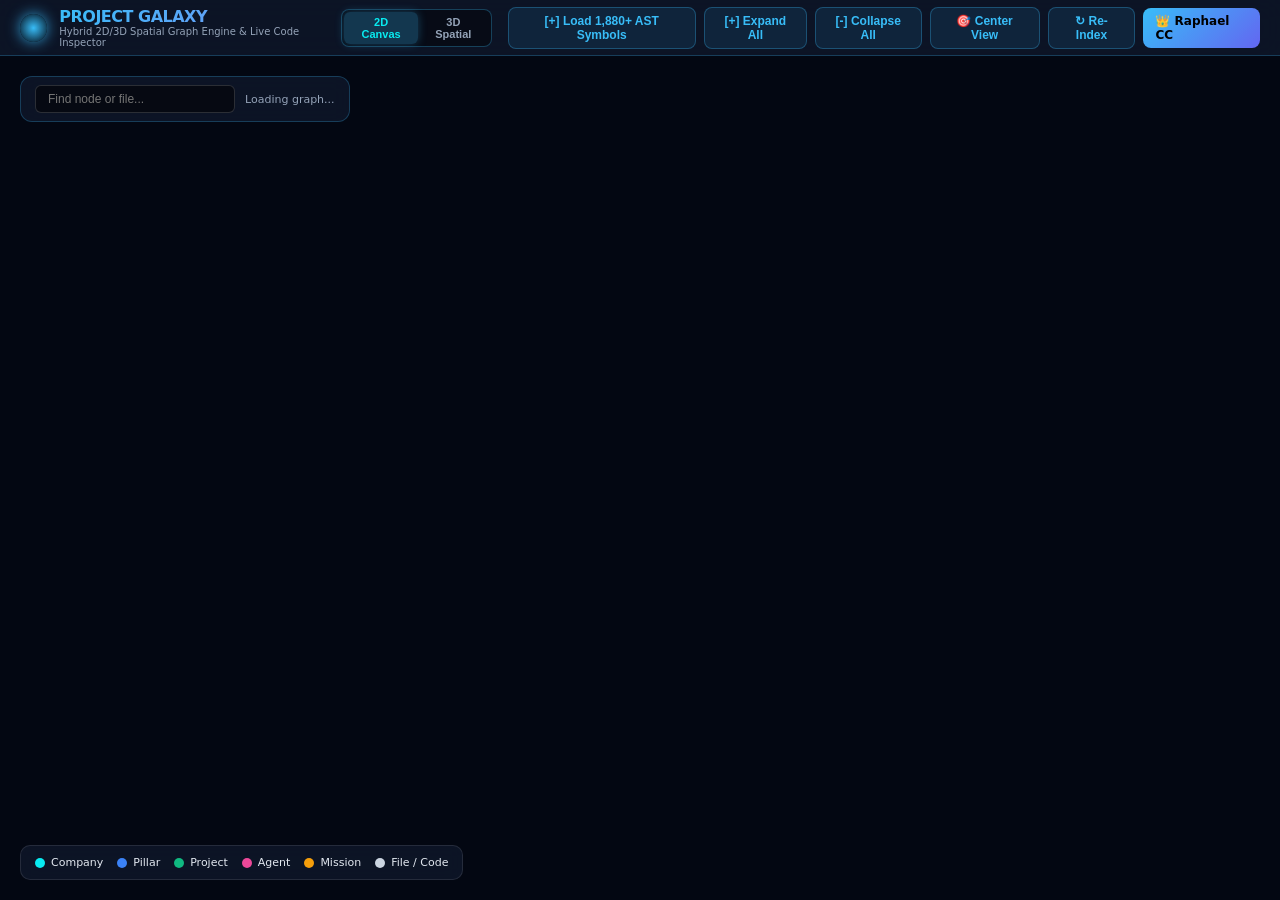
<file: static/galaxy.html>
<!DOCTYPE html>
<html lang="en">
<head>
  <meta charset="UTF-8">
  <meta name="viewport" content="width=device-width, initial-scale=1.0">
  <title>🌌 Project Galaxy — Hybrid 2D/3D Spatial Graph Engine</title>

  <!-- Local Three.js & OrbitControls (r128) -->
  <script src="/static/vendor/three/three.min.js"></script>
  <script src="/static/vendor/three/OrbitControls.js"></script>

  <style>
    * { box-sizing: border-box; margin: 0; padding: 0; }
    body {
      background: #030712;
      color: #e2e8f0;
      font-family: system-ui, -apple-system, BlinkMacSystemFont, "Segoe UI", Roboto, sans-serif;
      overflow: hidden;
      width: 100vw;
      height: 100vh;
    }

    header {
      position: absolute;
      top: 0; left: 0; right: 0;
      height: 56px;
      background: rgba(15, 23, 42, 0.85);
      backdrop-filter: blur(14px);
      border-bottom: 1px solid rgba(56, 189, 248, 0.25);
      display: flex;
      align-items: center;
      justify-content: space-between;
      padding: 0 20px;
      z-index: 100;
    }

    .brand {
      display: flex;
      align-items: center;
      gap: 12px;
    }

    .brand-logo {
      width: 28px; height: 28px;
      border-radius: 50%;
      background: radial-gradient(circle, #38bdf8 0%, #030712 100%);
      box-shadow: 0 0 14px rgba(56, 189, 248, 0.8);
      animation: pulse-glow 2s infinite alternate;
    }

    @keyframes pulse-glow {
      0% { box-shadow: 0 0 8px rgba(56, 189, 248, 0.4); }
      100% { box-shadow: 0 0 22px rgba(56, 189, 248, 0.9); }
    }

    .brand-title {
      font-size: 16px;
      font-weight: 800;
      letter-spacing: -0.5px;
      background: linear-gradient(135deg, #38bdf8, #818cf8);
      -webkit-background-clip: text;
      -webkit-text-fill-color: transparent;
    }

    .header-actions {
      display: flex;
      align-items: center;
      gap: 8px;
    }

    .mode-switch-group {
      display: flex;
      background: rgba(0, 0, 0, 0.4);
      border: 1px solid rgba(56, 189, 248, 0.3);
      border-radius: 8px;
      padding: 2px;
      margin-right: 8px;
    }

    .mode-btn {
      background: transparent;
      border: none;
      color: #94a3b8;
      font-size: 11px;
      font-weight: 700;
      padding: 4px 10px;
      border-radius: 6px;
      cursor: pointer;
      transition: all 0.2s ease;
    }

    .mode-btn.active {
      background: rgba(56, 189, 248, 0.25);
      color: #08ebf1;
      box-shadow: 0 0 10px rgba(56, 189, 248, 0.3);
    }

    .btn {
      background: rgba(56, 189, 248, 0.1);
      border: 1px solid rgba(56, 189, 248, 0.3);
      color: #38bdf8;
      border-radius: 8px;
      padding: 6px 12px;
      font-size: 12px;
      font-weight: 700;
      cursor: pointer;
      text-decoration: none;
      transition: all 0.2s ease;
      display: flex;
      align-items: center;
      gap: 6px;
    }

    .btn:hover {
      background: rgba(56, 189, 248, 0.25);
      box-shadow: 0 0 14px rgba(56, 189, 248, 0.3);
    }

    .btn-primary {
      background: linear-gradient(135deg, #38bdf8, #6366f1);
      color: #000;
      border: none;
    }

    .btn-launch {
      background: linear-gradient(135deg, #10b981, #059669);
      color: #fff;
      border: none;
      box-shadow: 0 0 12px rgba(16, 185, 129, 0.4);
    }

    .controls-overlay {
      position: absolute;
      top: 76px; left: 20px;
      z-index: 50;
      display: flex;
      gap: 10px;
      background: rgba(15, 23, 42, 0.85);
      backdrop-filter: blur(10px);
      padding: 8px 14px;
      border-radius: 12px;
      border: 1px solid rgba(56, 189, 248, 0.25);
    }

    .search-input {
      background: rgba(0, 0, 0, 0.5);
      border: 1px solid rgba(255, 255, 255, 0.15);
      color: #fff;
      border-radius: 6px;
      padding: 6px 12px;
      font-size: 12px;
      outline: none;
      width: 200px;
    }

    #inspector-drawer {
      position: absolute;
      top: 56px; right: -420px; bottom: 0;
      width: 400px;
      background: rgba(15, 23, 42, 0.95);
      backdrop-filter: blur(16px);
      border-left: 1px solid rgba(56, 189, 248, 0.3);
      z-index: 90;
      padding: 20px;
      transition: right 0.3s cubic-bezier(0.4, 0, 0.2, 1);
      overflow-y: auto;
    }

    #inspector-drawer.open { right: 0; }

    .drawer-title {
      font-size: 18px;
      font-weight: 700;
      color: #fff;
      margin-bottom: 4px;
    }

    #canvas2d, #canvas3dContainer {
      position: absolute;
      top: 56px; bottom: 0; left: 0; right: 0;
      width: 100vw;
      height: calc(100vh - 56px);
    }

    #canvas2d { display: block; cursor: grab; }
    #canvas2d.hovering { cursor: pointer !important; }
    #canvas2d:active { cursor: grabbing; }

    #canvas3dContainer { display: none; }

    .legend {
      position: absolute;
      bottom: 20px; left: 20px;
      z-index: 50;
      background: rgba(15, 23, 42, 0.85);
      backdrop-filter: blur(8px);
      border: 1px solid rgba(255, 255, 255, 0.1);
      border-radius: 10px;
      padding: 10px 14px;
      display: flex;
      gap: 14px;
      font-size: 11px;
    }

    .legend-item { display: flex; align-items: center; gap: 6px; }
    .legend-dot { width: 10px; height: 10px; border-radius: 50%; }

    .layer-hud {
      position: absolute;
      bottom: 20px; right: 20px;
      z-index: 50;
      background: rgba(15, 23, 42, 0.85);
      backdrop-filter: blur(8px);
      border: 1px solid rgba(56, 189, 248, 0.2);
      border-radius: 10px;
      padding: 10px 14px;
      font-size: 11px;
      color: #94a3b8;
      display: none;
    }

    .code-viewer-box {
      background: #090d16;
      border: 1px solid rgba(56, 189, 248, 0.25);
      border-radius: 8px;
      padding: 12px;
      font-family: ui-monospace, SFMono-Regular, Menlo, Monaco, Consolas, monospace;
      font-size: 11px;
      color: #38bdf8;
      max-height: 280px;
      overflow: auto;
      white-space: pre-wrap;
      word-break: break-all;
      margin-top: 12px;
    }
  </style>
</head>
<body>

  <header>
    <div class="brand">
      <div class="brand-logo"></div>
      <div>
        <div class="brand-title">PROJECT GALAXY</div>
        <div style="font-size:10px;color:#94a3b8">Hybrid 2D/3D Spatial Graph Engine & Live Code Inspector</div>
      </div>
    </div>

    <div class="header-actions">
      <div class="mode-switch-group">
        <button class="mode-btn active" id="btn2D" onclick="setMode('2d')">2D Canvas</button>
        <button class="mode-btn" id="btn3D" onclick="setMode('3d')">3D Spatial</button>
      </div>
      <button class="btn" onclick="fetchProjection(true)">[+] Load 1,880+ AST Symbols</button>
      <button class="btn" onclick="expandAll()">[+] Expand All</button>
      <button class="btn" onclick="collapseAll()">[-] Collapse All</button>
      <button class="btn" onclick="resetView()">🎯 Center View</button>
      <button class="btn" onclick="fetchProjection(false)">↻ Re-Index</button>
      <a href="/" class="btn btn-primary">👑 Raphael CC</a>
    </div>
  </header>

  <div class="controls-overlay">
    <input type="text" class="search-input" id="searchNode" placeholder="Find node or file..." oninput="highlightNode()">
    <span style="font-size:11px;color:#94a3b8;align-self:center" id="graphStats">Loading graph...</span>
  </div>

  <div class="legend">
    <div class="legend-item"><div class="legend-dot" style="background:#08ebf1"></div> Company</div>
    <div class="legend-item"><div class="legend-dot" style="background:#3b82f6"></div> Pillar</div>
    <div class="legend-item"><div class="legend-dot" style="background:#10b981"></div> Project</div>
    <div class="legend-item"><div class="legend-dot" style="background:#ec4899"></div> Agent</div>
    <div class="legend-item"><div class="legend-dot" style="background:#f59e0b"></div> Mission</div>
    <div class="legend-item"><div class="legend-dot" style="background:#cbd5e1"></div> File / Code</div>
  </div>

  <div class="layer-hud" id="layerHud">
    🌌 <strong>3D Spatial Z-Layers:</strong><br>
    Z +200: Agents & Tasks | Z +100: Pillars | Z 0: Projects<br>
    Z -80: Apps & Services | Z -160: Code Files | Z -240: Databases
  </div>

  <!-- 2D Canvas -->
  <canvas id="canvas2d"></canvas>

  <!-- 3D Three.js Container -->
  <div id="canvas3dContainer"></div>

  <div id="inspector-drawer">
    <div style="display:flex;justify-content:space-between;align-items:center;margin-bottom:12px">
      <div style="font-size:10px;text-transform:uppercase;color:#38bdf8;font-weight:800" id="inspType">NODE DETAILS</div>
      <button onclick="closeInspector()" style="background:none;border:none;color:#94a3b8;cursor:pointer;font-size:16px">✕</button>
    </div>
    <div class="drawer-title" id="inspTitle">Select a node</div>
    <div style="font-size:12px;color:#94a3b8;margin-top:12px" id="inspContent">Click any node in 2D/3D to inspect properties, launch subdomains, or view code files.</div>
  </div>

  <script>
    let mode = '2d'; // '2d' or '3d'
    const canvas2d = document.getElementById('canvas2d');
    const ctx2d = canvas2d.getContext('2d');
    const container3d = document.getElementById('canvas3dContainer');

    let width = window.innerWidth;
    let height = window.innerHeight - 56;

    function resize() {
      width = Math.max(window.innerWidth || 0, document.documentElement.clientWidth || 0, 800);
      height = Math.max((window.innerHeight || 0) - 56, (document.documentElement.clientHeight || 0) - 56, 500);
      canvas2d.width = width * (window.devicePixelRatio || 1);
      canvas2d.height = height * (window.devicePixelRatio || 1);
      if (ctx2d) {
        ctx2d.setTransform(1, 0, 0, 1, 0, 0);
        ctx2d.scale(window.devicePixelRatio || 1, window.devicePixelRatio || 1);
      }

      if (renderer3d && camera3d) {
        camera3d.aspect = width / height;
        camera3d.updateProjectionMatrix();
        renderer3d.setSize(width, height);
      }
    }
    window.addEventListener('resize', resize);
    window.addEventListener('focus', () => { resize(); fetchProjection(); });
    document.addEventListener('visibilitychange', () => { if (!document.hidden) { resize(); fetchProjection(); } });
    try {
      const observer = new ResizeObserver(() => resize());
      observer.observe(document.body);
    } catch(e) {}
    resize();

    // Shared State
    let allNodes = [];
    let allEdges = [];
    let expandedNodeIds = new Set([
      'company-root', 'p-tech', 'p-ops',
      'proj-galaxy', 'proj-raphael', 'proj-altora-market',
      'proj-altora-resto', 'proj-shady-erp', 'proj-romebois',
      'proj-nexterp', 'proj-firecrawl', 'proj-portfolio'
    ]);
    let selectedNode = null;

    // 2D Camera
    let zoom2d = 0.75;
    let panX2d = width / 2;
    let panY2d = height / 2;
    let isDraggingCanvas2d = false;
    let dragStartX2d = 0;
    let dragStartY2d = 0;
    let draggedNode2d = null;

    // 3D Three.js State
    let scene3d, camera3d, renderer3d, controls3d, raycaster3d, mouse3d;
    let nodeMeshes3d = {};
    let edgeLines3d = [];
    let is3dInitialized = false;

    const NODE_COLORS = {
      company: 0x08ebf1,
      pillar: 0x3b82f6,
      project: 0x10b981,
      mission: 0xf59e0b,
      milestone: 0x84cc16,
      agent: 0xec4899,
      file: 0xcbd5e1,
      service: 0xa855f7,
      infrastructure: 0x6366f1,
      database: 0x06b6d4
    };

    const NODE_RADII = {
      company: 28, pillar: 22, project: 18, mission: 14,
      milestone: 12, agent: 16, file: 12, service: 14,
      infrastructure: 16, database: 14
    };

    const SPATIAL_Z_LAYERS = {
      agent: 200, mission: 180, task: 160,
      company: 100, pillar: 100,
      project: 0,
      service: -80, infrastructure: -120,
      file: -160, database: -240
    };

    // Project Cluster Offsets (X, Y)
    const PROJECT_CLUSTERS = {
      "company-root": { x: 0, y: -450 },
      "p-tech": { x: -350, y: -300 },
      "p-ops": { x: 350, y: -300 },
      "proj-galaxy": { x: -450, y: -100 },
      "proj-raphael": { x: -150, y: -100 },
      "proj-altora-market": { x: -450, y: 200 },
      "proj-altora-resto": { x: -150, y: 200 },
      "proj-shady-erp": { x: 150, y: 200 },
      "proj-romebois": { x: 450, y: 200 },
      "proj-nexterp": { x: 150, y: -100 },
      "proj-firecrawl": { x: 450, y: -100 },
      "proj-portfolio": { x: 0, y: 450 },
      "vps-altora-new": { x: -300, y: 450 },
      "vps-kantor-baru": { x: 300, y: 450 },
      "vps-sumopod": { x: 0, y: -300 }
    };

    function setMode(newMode) {
      mode = newMode;
      document.getElementById('btn2D').classList.toggle('active', mode === '2d');
      document.getElementById('btn3D').classList.toggle('active', mode === '3d');
      
      if (mode === '2d') {
        canvas2d.style.display = 'block';
        container3d.style.display = 'none';
        document.getElementById('layerHud').style.display = 'none';
      } else {
        canvas2d.style.display = 'none';
        container3d.style.display = 'block';
        document.getElementById('layerHud').style.display = 'block';
        if (!is3dInitialized) {
          init3D();
        }
        rebuild3DScene();
      }
    }

    async function fetchProjection(includeAst = false) {
      const statsEl = document.getElementById('graphStats');
      try {
        if (statsEl) statsEl.innerText = includeAst ? "Loading 1,880+ AST symbols..." : "Loading graph...";
        const url = (window.location.origin || '') + `/api/galaxy/projection?include_ast=${includeAst}&t=${Date.now()}`;
        const res = await fetch(url);
        if (!res.ok) {
          if (statsEl) statsEl.innerText = `HTTP Error ${res.status}: ${res.statusText}`;
          return;
        }
        const data = await res.json();
        if (data && data.status === 'success') {
          initGraphData(data.nodes || [], data.edges || []);
        } else {
          if (statsEl) statsEl.innerText = "Error: Invalid graph payload status";
        }
      } catch (err) {
        console.error("Failed to fetch graph data:", err);
        if (statsEl) statsEl.innerText = "Error: " + (err.message || err.toString());
      }
    }

    function initGraphData(rawNodes, rawEdges) {
      const posMap = {};
      allNodes.forEach(n => { posMap[n.id] = { x: n.x, y: n.y, z: n.z, vx: n.vx, vy: n.vy }; });

      rawNodes.forEach(n => {
        expandedNodeIds.add(n.id);
      });

      if (!width || width <= 0 || !height || height <= 0) {
        resize();
      }
      if (!panX2d || panX2d <= 0 || !panY2d || panY2d <= 0) {
        panX2d = width / 2;
        panY2d = height / 2;
      }

      allNodes = rawNodes.map((n, idx) => {
        const prev = posMap[n.id] || {};
        const cluster = PROJECT_CLUSTERS[n.project_id || n.id] || { 
          x: Math.sin(idx * 0.5) * 350, 
          y: Math.cos(idx * 0.5) * 350 
        };
        const randomX = (Math.random() - 0.5) * 140;
        const randomY = (Math.random() - 0.5) * 140;
        return {
          ...n,
          x: prev.x ?? (cluster.x + randomX),
          y: prev.y ?? (cluster.y + randomY),
          z: prev.z ?? (SPATIAL_Z_LAYERS[n.type] ?? 0),
          vx: prev.vx ?? 0,
          vy: prev.vy ?? 0,
          radius: NODE_RADII[n.type] || 12,
          colorHex: NODE_COLORS[n.type] || 0x38bdf8,
          color: '#' + (NODE_COLORS[n.type] || 0x38bdf8).toString(16).padStart(6, '0'),
          expanded: true
        };
      });

      const nodeMap = {};
      allNodes.forEach(n => nodeMap[n.id] = n);

      allEdges = rawEdges.map(e => ({
        ...e,
        sourceNode: nodeMap[e.source],
        targetNode: nodeMap[e.target]
      })).filter(e => e.sourceNode && e.targetNode);

      updateChildCounts();
      if (mode === '3d' && is3dInitialized) {
        rebuild3DScene();
      }
    }

    function updateChildCounts() {
      allNodes.forEach(n => {
        const children = allEdges.filter(e => e.sourceNode === n);
        n.childCount = children.length;
      });
    }

    function getVisibleElements() {
      const visibleNodeSet = new Set(['company-root', 'p-tech', 'p-ops']);
      
      allNodes.forEach(n => {
        if (n.type === 'company' || n.type === 'pillar' || n.type === 'infrastructure') {
          visibleNodeSet.add(n.id);
        }
      });

      let added = true;
      while (added) {
        added = false;
        allEdges.forEach(e => {
          if (visibleNodeSet.has(e.source) && expandedNodeIds.has(e.source)) {
            if (!visibleNodeSet.has(e.target)) {
              visibleNodeSet.add(e.target);
              added = true;
            }
          }
        });
      }

      const visibleNodes = allNodes.filter(n => visibleNodeSet.has(n.id) && !isNaN(n.x) && !isNaN(n.y));
      const visibleEdges = allEdges.filter(e => 
        visibleNodeSet.has(e.source) && 
        visibleNodeSet.has(e.target) && 
        e.sourceNode && 
        e.targetNode &&
        !isNaN(e.sourceNode.x) && 
        !isNaN(e.sourceNode.y) &&
        !isNaN(e.targetNode.x) && 
        !isNaN(e.targetNode.y)
      );

      return { visibleNodes, visibleEdges };
    }

    // ── 2D CANVAS ENGINE ──────────────────────────────────────────────────
    function stepPhysics2D(vNodes, vEdges) {
      const repulsion = 1200;
      const springLength = 120;
      const springStiffness = 0.04;
      const damping = 0.85;

      for (let i = 0; i < vNodes.length; i++) {
        for (let j = i + 1; j < vNodes.length; j++) {
          const n1 = vNodes[i];
          const n2 = vNodes[j];
          let dx = n2.x - n1.x;
          let dy = n2.y - n1.y;
          if (dx === 0 && dy === 0) {
            dx = (Math.random() - 0.5) * 4;
            dy = (Math.random() - 0.5) * 4;
          }
          let dist = Math.sqrt(dx * dx + dy * dy) || 1;
          if (dist < 300) {
            let force = (repulsion) / (dist * dist);
            let fx = (dx / dist) * force;
            let fy = (dy / dist) * force;
            n1.vx -= fx;
            n1.vy -= fy;
            n2.vx += fx;
            n2.vy += fy;
          }
        }
      }

      vEdges.forEach(e => {
        const n1 = e.sourceNode;
        const n2 = e.targetNode;
        let dx = n2.x - n1.x;
        let dy = n2.y - n1.y;
        let dist = Math.sqrt(dx * dx + dy * dy) || 1;
        let force = (dist - springLength) * springStiffness;
        let fx = (dx / dist) * force;
        let fy = (dy / dist) * force;
        n1.vx += fx;
        n1.vy += fy;
        n2.vx -= fx;
        n2.vy -= fy;
      });

      vNodes.forEach(n => {
        if (n !== draggedNode2d) {
          n.vx *= damping;
          n.vy *= damping;
          n.x += n.vx;
          n.y += n.vy;
        }
      });
    }

    let particleOffset = 0;

    function render2D() {
      if (mode !== '2d') return;

      const { visibleNodes, visibleEdges } = getVisibleElements();
      stepPhysics2D(visibleNodes, visibleEdges);
      particleOffset = (particleOffset + 0.5) % 100;

      document.getElementById('graphStats').innerText = `${visibleNodes.length} / ${allNodes.length} nodes visible · ${visibleEdges.length} links`;

      ctx2d.clearRect(0, 0, width, height);

      ctx2d.save();
      ctx2d.translate(panX2d, panY2d);
      ctx2d.scale(zoom2d, zoom2d);

      // Render Edges
      visibleEdges.forEach(e => {
        const s = e.sourceNode;
        const t = e.targetNode;
        if (!s || !t || isNaN(s.x) || isNaN(s.y) || isNaN(t.x) || isNaN(t.y)) return;

        ctx2d.beginPath();
        ctx2d.moveTo(s.x, s.y);
        ctx2d.lineTo(t.x, t.y);
        ctx2d.strokeStyle = 'rgba(56, 189, 248, 0.25)';
        ctx2d.lineWidth = 1.5;
        ctx2d.stroke();

        let midX = (s.x + t.x) / 2;
        let midY = (s.y + t.y) / 2;
        ctx2d.font = '9px monospace';
        ctx2d.fillStyle = 'rgba(148, 163, 184, 0.6)';
        ctx2d.textAlign = 'center';
        ctx2d.fillText(e.type, midX, midY - 3);

        let pRatio = (particleOffset / 100);
        let px = s.x + (t.x - s.x) * pRatio;
        let py = s.y + (t.y - s.y) * pRatio;
        ctx2d.beginPath();
        ctx2d.arc(px, py, 2.5, 0, Math.PI * 2);
        ctx2d.fillStyle = '#08ebf1';
        ctx2d.shadowColor = '#08ebf1';
        ctx2d.shadowBlur = 8;
        ctx2d.fill();
        ctx2d.shadowBlur = 0;
      });

      // Render Nodes
      visibleNodes.forEach(n => {
        const isSelected = selectedNode === n;
        const isExpanded = expandedNodeIds.has(n.id);
        const hasChildren = n.childCount > 0 || n.is_dir;

        // Node Glow
        ctx2d.beginPath();
        ctx2d.arc(n.x, n.y, n.radius + (isSelected ? 6 : 2), 0, Math.PI * 2);
        ctx2d.fillStyle = n.color;
        ctx2d.shadowColor = n.color;
        ctx2d.shadowBlur = isSelected ? 20 : 12;
        ctx2d.globalAlpha = isSelected ? 0.9 : 0.4;
        ctx2d.fill();

        // Inner Circle
        ctx2d.beginPath();
        ctx2d.arc(n.x, n.y, n.radius, 0, Math.PI * 2);
        ctx2d.fillStyle = '#0f172a';
        ctx2d.shadowBlur = 0;
        ctx2d.globalAlpha = 1.0;
        ctx2d.fill();
        ctx2d.strokeStyle = n.color;
        ctx2d.lineWidth = isSelected ? 3 : 2;
        ctx2d.stroke();

        // Expand / Collapse Badge [+ / -]
        if (hasChildren) {
          ctx2d.beginPath();
          ctx2d.arc(n.x + n.radius * 0.7, n.y - n.radius * 0.7, 7, 0, Math.PI * 2);
          ctx2d.fillStyle = isExpanded ? '#38bdf8' : '#10b981';
          ctx2d.fill();
          ctx2d.font = 'bold 9px system-ui';
          ctx2d.fillStyle = '#000';
          ctx2d.textAlign = 'center';
          ctx2d.fillText(isExpanded ? '-' : '+', n.x + n.radius * 0.7, n.y - n.radius * 0.7 + 3);
        }

        // Node Label
        ctx2d.font = `${isSelected ? 'bold 12px' : '11px'} system-ui, sans-serif`;
        ctx2d.fillStyle = isSelected ? '#ffffff' : '#e2e8f0';
        ctx2d.textAlign = 'center';
        ctx2d.fillText(n.label, n.x, n.y + n.radius + 14);

        // Node Type Badge & Child Count
        ctx2d.font = '9px uppercase system-ui';
        ctx2d.fillStyle = n.color;
        let badgeText = n.type.toUpperCase();
        if (hasChildren) {
          badgeText += ` (${n.childCount || ''} ${isExpanded ? '▼' : '►'})`;
        }
        ctx2d.fillText(badgeText, n.x, n.y + n.radius + 25);
      });

      ctx2d.restore();
    }

    // ── 3D THREE.JS SPATIAL ENGINE ───────────────────────────────────────
    function init3D() {
      if (is3dInitialized) return;
      try {
        if (typeof THREE === 'undefined') {
          console.warn("[Galaxy3D] Three.js library not loaded yet.");
          return;
        }

        scene3d = new THREE.Scene();
        scene3d.fog = new THREE.FogExp2(0x030712, 0.0008);

        camera3d = new THREE.PerspectiveCamera(60, width / height, 1, 5000);
        camera3d.position.set(0, -600, 700);

        renderer3d = new THREE.WebGLRenderer({ antialias: true, alpha: true });
        renderer3d.setSize(width, height);
        renderer3d.setPixelRatio(window.devicePixelRatio);
        container3d.appendChild(renderer3d.domElement);

        if (typeof THREE.OrbitControls !== 'undefined') {
          controls3d = new THREE.OrbitControls(camera3d, renderer3d.domElement);
          controls3d.enableDamping = true;
          controls3d.dampingFactor = 0.05;
        }

        raycaster3d = new THREE.Raycaster();
        mouse3d = new THREE.Vector2();

        // Ambient Lights & Starfield Dust
        const ambientLight = new THREE.AmbientLight(0xffffff, 0.8);
        scene3d.add(ambientLight);

        const pointLight = new THREE.PointLight(0x38bdf8, 2, 2000);
        pointLight.position.set(0, 0, 300);
        scene3d.add(pointLight);

        // Starfield Particle Dust
        const starGeo = new THREE.BufferGeometry();
        const starCoords = [];
        for (let i = 0; i < 1500; i++) {
          starCoords.push(
            (Math.random() - 0.5) * 3000,
            (Math.random() - 0.5) * 3000,
            (Math.random() - 0.5) * 2000
          );
        }
        starGeo.setAttribute('position', new THREE.Float32BufferAttribute(starCoords, 3));
        const starMat = new THREE.PointsMaterial({ color: 0x38bdf8, size: 2, transparent: true, opacity: 0.4 });
        scene3d.add(new THREE.Points(starGeo, starMat));

        renderer3d.domElement.addEventListener('click', on3DClick);
        is3dInitialized = true;
      } catch (err) {
        console.error("[Galaxy3D] Error initializing 3D WebGL context:", err);
      }
    }

    function rebuild3DScene() {
      if (!is3dInitialized) return;

      // Clear existing 3D meshes & lines
      Object.values(nodeMeshes3d).forEach(m => scene3d.remove(m));
      edgeLines3d.forEach(l => scene3d.remove(l));
      nodeMeshes3d = {};
      edgeLines3d = [];

      const { visibleNodes, visibleEdges } = getVisibleElements();

      // Create 3D Sphere Meshes for Nodes
      visibleNodes.forEach(n => {
        const radius = n.radius * 0.8;
        const geo = new THREE.SphereGeometry(radius, 16, 16);
        const mat = new THREE.MeshStandardMaterial({
          color: n.colorHex,
          emissive: n.colorHex,
          emissiveIntensity: selectedNode === n ? 0.8 : 0.3,
          roughness: 0.2,
          metalness: 0.5
        });

        const mesh = new THREE.Mesh(geo, mat);
        mesh.position.set(n.x, n.y, n.z);
        mesh.userData = n;
        scene3d.add(mesh);
        nodeMeshes3d[n.id] = mesh;
      });

      // Create 3D Lines for Edges
      visibleEdges.forEach(e => {
        const sMesh = nodeMeshes3d[e.source];
        const tMesh = nodeMeshes3d[e.target];
        if (sMesh && tMesh) {
          const points = [sMesh.position, tMesh.position];
          const lineGeo = new THREE.BufferGeometry().setFromPoints(points);
          const lineMat = new THREE.LineBasicMaterial({ color: 0x38bdf8, transparent: true, opacity: 0.35 });
          const line = new THREE.Line(lineGeo, lineMat);
          scene3d.add(line);
          edgeLines3d.push(line);
        }
      });
    }

    function on3DClick(event) {
      if (mode !== '3d') return;
      mouse3d.x = (event.clientX / width) * 2 - 1;
      mouse3d.y = -( (event.clientY - 56) / height) * 2 + 1;

      raycaster3d.setFromCamera(mouse3d, camera3d);
      const intersects = raycaster3d.intersectObjects(Object.values(nodeMeshes3d));

      if (intersects.length > 0) {
        const hitMesh = intersects[0].object;
        const node = hitMesh.userData;
        selectedNode = node;

        if (node.is_dir && node.subpath && !node.loaded_dir) {
          loadSubfolderFiles(node);
        }

        if (node.childCount > 0 || node.is_dir) {
          toggleNodeExpand(node.id);
        }

        inspectNode(node);
        rebuild3DScene();
      }
    }

    // Animation Loop
    function loop() {
      try {
        if (mode === '2d') {
          render2D();
        } else if (mode === '3d' && is3dInitialized) {
          controls3d.update();
          renderer3d.render(scene3d, camera3d);
        }
      } catch (err) {
        console.error("[GalaxyLoop] Error in animation frame:", err);
      }
      requestAnimationFrame(loop);
    }

    // Helpers & Controls
    function toggleNodeExpand(nodeId) {
      if (expandedNodeIds.has(nodeId)) {
        expandedNodeIds.delete(nodeId);
      } else {
        expandedNodeIds.add(nodeId);
      }
      if (mode === '3d') rebuild3DScene();
    }

    function expandAll() {
      allNodes.forEach(n => expandedNodeIds.add(n.id));
      if (mode === '3d') rebuild3DScene();
    }

    function collapseAll() {
      expandedNodeIds.clear();
      expandedNodeIds.add('company-root');
      expandedNodeIds.add('p-tech');
      expandedNodeIds.add('p-ops');
      if (mode === '3d') rebuild3DScene();
    }

    function resetView() {
      resize();
      zoom2d = 0.75;
      panX2d = (width && width > 100) ? (width / 2) : (window.innerWidth / 2 || 400);
      panY2d = (height && height > 100) ? (height / 2) : ((window.innerHeight - 56) / 2 || 300);

      if (mode === '3d' && controls3d) {
        camera3d.position.set(0, -600, 700);
        controls3d.target.set(0, 0, 0);
        controls3d.update();
      }
    }

    window.addEventListener('message', (e) => {
      if (e.data === 'resize' || e.data === 'refresh') {
        resetView();
        fetchProjection();
      }
    });

    async function inspectNode(n) {
      document.getElementById('inspType').innerText = n.type.toUpperCase();
      document.getElementById('inspTitle').innerText = n.label;

      const isExpanded = expandedNodeIds.has(n.id);
      const rels = allEdges.filter(e => e.sourceNode === n || e.targetNode === n);
      let relHtml = rels.map(e => `<div style="font-family:monospace;font-size:11px;color:#cbd5e1;margin-top:4px">${e.sourceNode.label} ──[${e.type}]──> ${e.targetNode.label}</div>`).join('');

      let actionButtons = '';
      if (n.childCount > 0 || n.is_dir) {
        actionButtons += `<button onclick="toggleNodeExpand('${n.id}')" class="btn btn-primary" style="margin-top:12px;width:100%;justify-content:center">${isExpanded ? '[-] Collapse Branch' : '[+] Expand Child Nodes / Files'}</button>`;
      }

      if (n.url) {
        actionButtons += `<a href="${n.url}" target="_blank" class="btn btn-launch" style="margin-top:8px;display:inline-block;text-align:center;width:100%;text-decoration:none">🚀 Launch Live App (${n.url})</a>`;
      }

      if (n.type === 'infrastructure' || n.id === 'vps-kantor-baru') {
        actionButtons += `<a href="/#panelNovnc" target="_blank" class="btn btn-primary" style="margin-top:8px;display:inline-block;text-align:center;width:100%">🖥️ Open Remote Desktop (noVNC)</a>`;
      }

      let codePreviewHtml = '';
      if (n.type === 'file' && n.subpath && !n.is_dir) {
        codePreviewHtml = `
          <button onclick="loadFileContent('${n.project_id || 'proj-galaxy'}', '${n.subpath}')" class="btn btn-primary" style="margin-top:12px;width:100%;justify-content:center">📄 Inspect Code Content</button>
          <div id="codePreviewArea"></div>
        `;
      }

      document.getElementById('inspContent').innerHTML = `
        <div style="font-size:12px;margin-bottom:8px">Status: <strong style="color:#10b981">${(n.status || 'active').toUpperCase()}</strong></div>
        <div style="font-size:11px;color:#94a3b8;margin-bottom:12px">${n.details || 'Evidence-backed structural node'}</div>
        ${actionButtons}
        ${codePreviewHtml}
        <div style="font-size:12px;font-weight:700;color:#fff;margin-top:16px;margin-bottom:6px">Connected Relationships (${rels.length}):</div>
        ${relHtml || '<div style="font-size:11px;color:#64748b">No direct edges registered</div>'}
      `;

      document.getElementById('inspector-drawer').classList.add('open');
    }

    async function loadFileContent(projectId, subpath) {
      const targetArea = document.getElementById('codePreviewArea');
      if (!targetArea) return;
      targetArea.innerHTML = '<div style="font-size:11px;color:#94a3b8;margin-top:12px">Loading file code content...</div>';

      try {
        const res = await fetch(`/api/galaxy/read_file?project_id=${projectId}&subpath=${encodeURIComponent(subpath)}`);
        const data = await res.json();
        if (data.status === 'success') {
          const escapeHtml = str => str.replace(/&/g, "&amp;").replace(/</g, "&lt;").replace(/>/g, "&gt;");
          targetArea.innerHTML = `
            <div style="font-size:11px;color:#10b981;margin-top:12px;font-weight:700">File Preview (${data.size_kb} KB):</div>
            <div class="code-viewer-box">${escapeHtml(data.content)}</div>
          `;
        } else {
          targetArea.innerHTML = `<div style="font-size:11px;color:#ef4444;margin-top:12px">Error: ${data.message}</div>`;
        }
      } catch (err) {
        targetArea.innerHTML = `<div style="font-size:11px;color:#ef4444;margin-top:12px">Failed to load code: ${err.message}</div>`;
      }
    }

    function closeInspector() {
      document.getElementById('inspector-drawer').classList.remove('open');
    }

    function highlightNode() {
      const q = document.getElementById('searchNode').value.toLowerCase().trim();
      if (!q) { selectedNode = null; return; }
      const match = allNodes.find(n => n.label.toLowerCase().includes(q) || n.type.toLowerCase().includes(q));
      if (match) {
        selectedNode = match;
        expandedNodeIds.add(match.id);
        if (mode === '2d') {
          panX2d = width / 2 - match.x * zoom2d;
          panY2d = height / 2 - match.y * zoom2d;
        } else if (mode === '3d' && controls3d) {
          controls3d.target.set(match.x, match.y, match.z);
          camera3d.position.set(match.x, match.y - 200, match.z + 200);
          controls3d.update();
          rebuild3DScene();
        }
        inspectNode(match);
      }
    }

    // 2D Canvas Handlers
    canvas2d.addEventListener('mousedown', (e) => {
      if (mode !== '2d') return;
      const pos = { x: (e.clientX - panX2d) / zoom2d, y: (e.clientY - 56 - panY2d) / zoom2d };
      const { visibleNodes } = getVisibleElements();
      let hit = visibleNodes.find(n => Math.hypot(n.x - pos.x, n.y - pos.y) <= Math.max(n.radius + 14, 26));

      if (hit) {
        draggedNode2d = hit;
        selectedNode = hit;
        if (hit.childCount > 0 || hit.is_dir) toggleNodeExpand(hit.id);
        inspectNode(hit);
      } else {
        isDraggingCanvas2d = true;
        dragStartX2d = e.clientX - panX2d;
        dragStartY2d = e.clientY - panY2d;
      }
    });

    canvas2d.addEventListener('mousemove', (e) => {
      if (mode !== '2d') return;
      const pos = { x: (e.clientX - panX2d) / zoom2d, y: (e.clientY - 56 - panY2d) / zoom2d };
      const { visibleNodes } = getVisibleElements();
      let hit = visibleNodes.find(n => Math.hypot(n.x - pos.x, n.y - pos.y) <= Math.max(n.radius + 14, 26));
      canvas2d.classList.toggle('hovering', !!hit);

      if (draggedNode2d) {
        draggedNode2d.x = pos.x;
        draggedNode2d.y = pos.y;
      } else if (isDraggingCanvas2d) {
        panX2d = e.clientX - dragStartX2d;
        panY2d = e.clientY - dragStartY2d;
      }
    });

    window.addEventListener('mouseup', () => {
      draggedNode2d = null;
      isDraggingCanvas2d = false;
    });

    canvas2d.addEventListener('wheel', (e) => {
      if (mode !== '2d') return;
      e.preventDefault();
      const zoomFactor = e.deltaY < 0 ? 1.1 : 0.9;
      zoom2d = Math.min(Math.max(0.3, zoom2d * zoomFactor), 3.0);
    });

    fetchProjection();
    window.addEventListener('DOMContentLoaded', () => fetchProjection());
    window.addEventListener('load', () => fetchProjection());
    loop();
  </script>
</body>
</html>
</file>
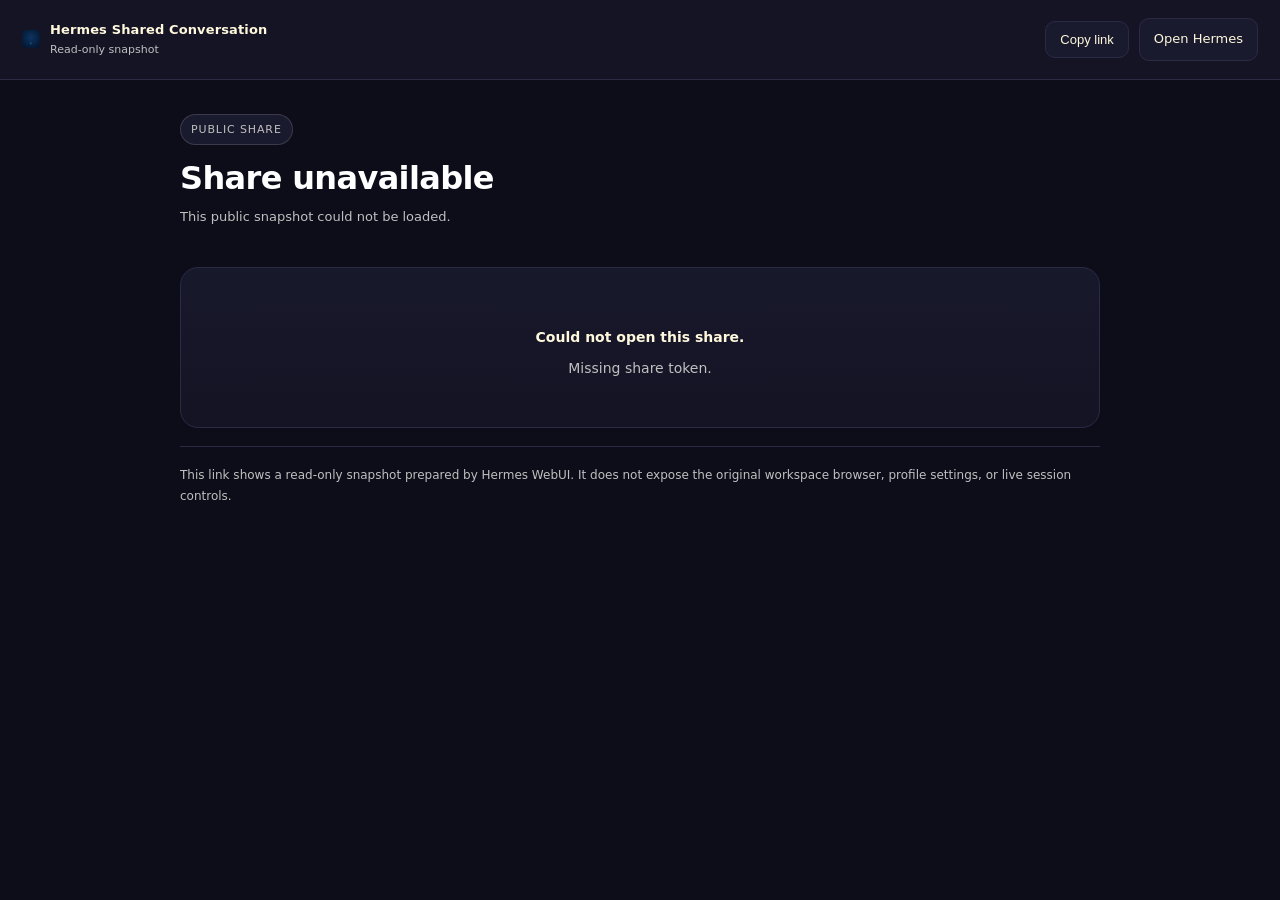
<file: static/share.html>
<!doctype html>
<html lang="en">
<head>
  <meta charset="utf-8">
  <meta name="viewport" content="width=device-width,initial-scale=1">
  <title>Shared Conversation - Hermes</title>
  <meta name="robots" content="noindex,nofollow,noarchive">
  <meta name="referrer" content="same-origin">
  <script>(function(){try{var themes={light:1,dark:1,system:1},skins={codex:1,terracotta:1,default:1,ares:1,mono:1,graphite:1,github:1,slate:1,poseidon:1,sisyphus:1,charizard:1,sienna:1,catppuccin:1,hepburn:1,nous:1,'geist-contrast':1,neon:1,zeus:1,'verdigris':1},legacy={slate:['dark','slate'],solarized:['dark','poseidon'],monokai:['dark','sisyphus'],nord:['dark','slate'],oled:['dark','default']},t=(localStorage.getItem('hermes-theme')||'dark').toLowerCase(),s=(localStorage.getItem('hermes-skin')||'').toLowerCase(),m=legacy[t],theme=m?m[0]:(themes[t]?t:'dark');var pendingExt=s&&s!=='default'&&!skins[s]&&!legacy[s];var skin=skins[s]?s:(pendingExt?s:(m?m[1]:'default'));localStorage.setItem('hermes-theme',theme);localStorage.setItem('hermes-skin',skin);if(theme==='system')theme=window.matchMedia('(prefers-color-scheme:dark)').matches?'dark':'light';if(theme==='dark')document.documentElement.classList.add('dark');if(skin!=='default')document.documentElement.dataset.skin=skin;}catch(e){document.documentElement.classList.add('dark');}})()</script>
  <link rel="stylesheet" href="/static/style.css">
  <style>
    html,body{height:auto;min-height:100%}
    body{overflow-y:auto;overflow-x:hidden;display:block}
    .share-shell{min-height:100vh;background:var(--bg);color:var(--text);}
    .share-topbar{display:flex;align-items:center;justify-content:space-between;gap:12px;padding:18px 22px;border-bottom:1px solid var(--border);background:var(--sidebar);position:sticky;top:0;z-index:10}
    .share-brand{display:flex;align-items:center;gap:10px;min-width:0}
    .share-brand-title{font-size:13px;font-weight:700;color:var(--text);letter-spacing:.01em}
    .share-brand-sub{font-size:11px;color:var(--muted)}
    .share-actions{display:flex;align-items:center;gap:10px;flex-wrap:wrap}
    .share-btn{display:inline-flex;align-items:center;justify-content:center;gap:8px;padding:10px 14px;border-radius:10px;border:1px solid var(--border);background:var(--surface);color:var(--text);font-size:13px;font-weight:500;cursor:pointer;transition:background .15s,border-color .15s,color .15s;text-decoration:none}
    .share-btn:hover{background:var(--accent-bg);border-color:var(--accent-bg-strong);color:var(--accent-text)}
    .share-btn:disabled{opacity:.45;cursor:not-allowed}
    .share-wrap{width:min(920px,calc(100vw - 32px));margin:0 auto;padding:28px 0 72px}
    .share-hero{padding:6px 0 18px}
    .share-kicker{display:inline-flex;align-items:center;gap:8px;padding:6px 10px;border-radius:999px;background:var(--surface);border:1px solid var(--border2);font-size:11px;color:var(--muted);text-transform:uppercase;letter-spacing:.08em}
    .share-title{margin:16px 0 10px;font-size:32px;line-height:1.1;letter-spacing:-.02em;color:var(--strong,var(--text))}
    .share-meta{font-size:13px;color:var(--muted);line-height:1.6}
    .share-transcript{margin-top:22px;padding:18px 18px 8px;border:1px solid var(--border);border-radius:18px;background:linear-gradient(180deg,color-mix(in srgb,var(--surface) 88%,transparent),color-mix(in srgb,var(--sidebar) 94%,transparent))}
    .share-empty,.share-error{padding:40px 16px;text-align:center;color:var(--muted)}
    .share-error strong{color:var(--text)}
    .share-message{padding:14px 0 18px;border-top:1px solid color-mix(in srgb,var(--border) 78%,transparent)}
    .share-message:first-child{border-top:none;padding-top:4px}
    .share-role{display:flex;align-items:center;gap:10px;font-size:11px;font-weight:700;letter-spacing:.08em;text-transform:uppercase;color:var(--muted);margin-bottom:10px}
    .share-role-badge{display:inline-flex;align-items:center;justify-content:center;min-width:26px;height:26px;padding:0 8px;border-radius:999px;border:1px solid var(--border2);background:var(--surface-subtle);color:var(--text)}
    .share-message[data-role="user"] .share-role-badge{background:var(--accent-bg);border-color:var(--accent-bg-strong);color:var(--accent-text)}
    .share-message-body{padding-left:0;max-width:none}
    .share-foot{margin-top:18px;padding-top:18px;border-top:1px solid var(--border);font-size:12px;color:var(--muted);line-height:1.7}
    @media (max-width: 720px){
      .share-topbar{padding:14px 14px 12px;align-items:flex-start;flex-direction:column}
      .share-wrap{width:min(100vw - 20px,920px)}
      .share-title{font-size:26px}
      .share-transcript{padding:14px 14px 6px;border-radius:16px}
      .share-actions{width:100%}
      .share-btn{flex:1 1 180px}
    }
  </style>
</head>
<body>
  <div class="share-shell">
    <header class="share-topbar">
      <div class="share-brand">
        <span class="app-titlebar-icon" aria-hidden="true">
          <svg xmlns="http://www.w3.org/2000/svg" viewBox="0 0 64 64" width="18" height="18" aria-hidden="true"><defs><linearGradient id="share-mark" x1="0" y1="0" x2="1" y2="0"><stop offset="0" stop-color="#08EBF1"/><stop offset="1" stop-color="#3889FD"/></linearGradient><radialGradient id="share-tile" cx="50%" cy="42%" r="75%"><stop offset="0%" stop-color="#0D3460"/><stop offset="100%" stop-color="#021128"/></radialGradient></defs><rect width="64" height="64" rx="14.3" fill="url(#share-tile)"/><g transform="translate(-8.632 -11.731) scale(0.06483)"><path fill="url(#share-mark)" fill-rule="evenodd" d="M630.5 961.9 C634.9 960.7 638.5 957.9 640.5 953.9 C642.5 950.1 643.3 865.1 641.4 864.3 C640 863.8 623.9 872.5 618.2 876.8 C616.4 878.2 613.8 881.2 612.5 883.5 L610 887.7 610 918.4 C610 951.8 610.2 953.1 615.7 958.3 C618.3 960.8 622.4 962.7 625.5 962.9 C626 963 628.3 962.5 630.5 961.9 Z"/></g></svg>
        </span>
        <div>
          <div class="share-brand-title">Hermes Shared Conversation</div>
          <div class="share-brand-sub">Read-only snapshot</div>
        </div>
      </div>
      <div class="share-actions">
        <button class="share-btn" id="shareCopyBtn" type="button">Copy link</button>
        <a class="share-btn" href="/" id="shareHomeLink">Open Hermes</a>
      </div>
    </header>
    <main class="share-wrap">
      <section class="share-hero">
        <div class="share-kicker">Public share</div>
        <h1 class="share-title" id="shareTitle">Loading...</h1>
        <div class="share-meta" id="shareMeta">Fetching shared conversation...</div>
      </section>
      <section class="share-transcript" id="shareTranscript">
        <div class="share-empty">Loading shared conversation...</div>
      </section>
      <div class="share-foot">
        This link shows a read-only snapshot prepared by Hermes WebUI. It does not expose the original workspace browser, profile settings, or live session controls.
      </div>
    </main>
  </div>
  <script src="/static/ui.js"></script>
  <script src="/static/share.js"></script>
</body>
</html>
</file>
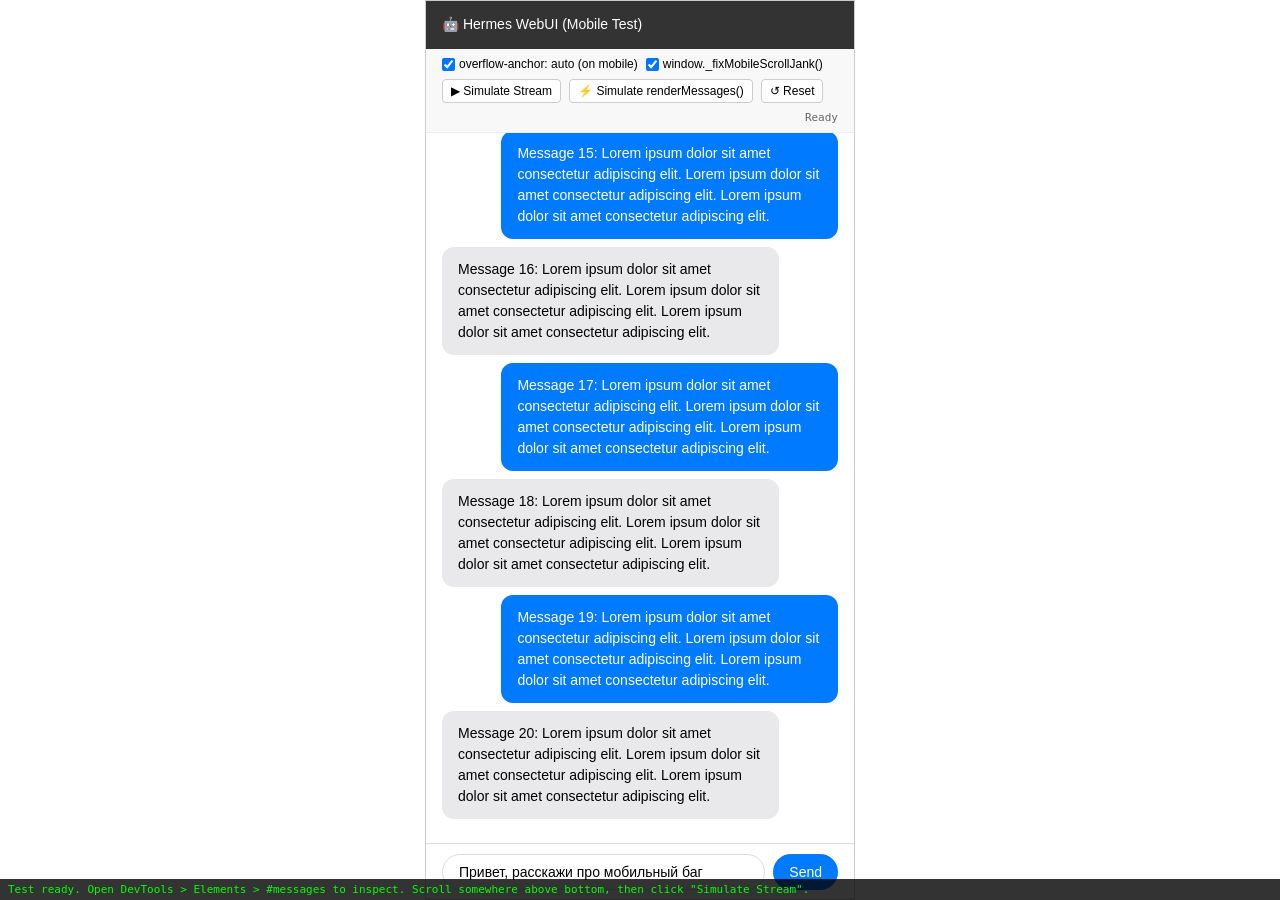
<file: tests/test_mobile_scroll_jank.html>
<!DOCTYPE html>
<html lang="en">
<head>
<meta charset="UTF-8">
<meta name="viewport" content="width=device-width,initial-scale=1,maximum-scale=1,user-scalable=no">
<title>Mobile Scroll Jank Test</title>
<style>
  /* Simulate the Hermes WebUI messages container */
  *{box-sizing:border-box;margin:0;padding:0}

  .shell{display:flex;flex-direction:column;height:100vh;width:100%;max-width:430px;margin:0 auto;border:1px solid #ccc;position:relative;}

  .header{height:48px;background:#333;color:#fff;display:flex;align-items:center;padding:0 16px;font:14px/1.4 sans-serif;flex-shrink:0;}

  .messages-shell{flex:1;min-height:0;position:relative;display:flex;flex-direction:column;}

  /* EXACT copy of the .messages CSS from hermes-webui */
  .messages{flex:1;overflow-y:auto;overflow-x:hidden;display:flex;flex-direction:column;min-height:0;position:relative;z-index:0;
    -webkit-overflow-scrolling:touch;touch-action:pan-y;overscroll-behavior-y:contain;
  }
  /* Test target: start with overflow-anchor:auto so it matches the new fix */
  .messages.test-auto{overflow-anchor:auto;}
  /* Legacy (buggy): overflow-anchor:none — simulate the OLD behavior */
  .messages.test-none{overflow-anchor:none;}

  .msgInner{padding:16px;}

  .message{padding:12px 16px;margin-bottom:8px;border-radius:12px;background:#f0f0f0;font:14px/1.5 sans-serif;max-width:85%;}
  .message.user{background:#007aff;color:#fff;align-self:flex-end;margin-left:auto;}
  .message.assistant{background:#e9e9eb;color:#000;align-self:flex-start;}
  .message .thinking{color:#666;font-style:italic;margin-bottom:8px;border-left:2px solid #999;padding-left:8px;}
  .message .reasoning{background:rgba(0,0,0,.05);border-radius:8px;padding:8px;font-size:13px;line-height:1.4;margin-bottom:6px;}

  .composer{height:56px;border-top:1px solid #ddd;display:flex;align-items:center;padding:0 16px;background:#fff;flex-shrink:0;gap:8px;}
  .composer input{flex:1;height:36px;border:1px solid #ddd;border-radius:18px;padding:0 16px;font:14px sans-serif;outline:none;}
  .composer button{height:36px;padding:0 16px;border:none;border-radius:18px;background:#007aff;color:#fff;font:14px sans-serif;cursor:pointer;}

  .controls{display:flex;gap:8px;padding:8px 16px;background:#f8f8f8;align-items:center;flex-wrap:wrap;border-bottom:1px solid #eee;flex-shrink:0;}
  .controls label{font:12px sans-serif;display:flex;align-items:center;gap:4px;cursor:pointer;}
  .controls button{font:12px sans-serif;padding:4px 8px;border:1px solid #ccc;border-radius:4px;background:#fff;cursor:pointer;}
  .controls button.active{background:#007aff;color:#fff;border-color:#007aff;}
  .controls .status{font:11px monospace;color:#666;margin-left:auto;}

  #status{position:fixed;bottom:0;left:0;right:0;background:rgba(0,0,0,.8);color:#0f0;font:11px monospace;padding:4px 8px;z-index:999;}
  #status.fail{color:#f00;}
  #status.warn{color:#ff0;}
</style>
</head>
<body>

<div class="shell">
  <div class="header">🤖 Hermes WebUI (Mobile Test)</div>

  <div class="controls">
    <label><input type="checkbox" id="fixCss" checked> overflow-anchor: auto (on mobile)</label>
    <label><input type="checkbox" id="fixJs" checked> window._fixMobileScrollJank()</label>
    <button id="btnStream">▶ Simulate Stream</button>
    <button id="btnRender">⚡ Simulate renderMessages()</button>
    <button id="btnReset">↺ Reset</button>
    <span class="status" id="stats">Ready</span>
  </div>

  <div class="messages-shell">
    <div class="messages" id="messages" tabindex="0">
      <div class="msgInner" id="msgInner"></div>
    </div>
  </div>

  <div class="composer">
    <input type="text" id="composerInput" placeholder="Type a message..." value="Привет, расскажи про мобильный баг">
    <button id="btnSend">Send</button>
  </div>
</div>

<div id="status">Test ready. Open DevTools > Elements > #messages to inspect. Scroll somewhere above bottom, then click "Simulate Stream".</div>

<script>
(function(){
  // ---------------------------------------------------------------
  // Simulate Hermes WebUI scroll infrastructure
  // ---------------------------------------------------------------
  const messages=document.getElementById('messages');
  const msgInner=document.getElementById('msgInner');
  const status=document.getElementById('status');

  let _msgIdx=0;
  let _scrollPinned=true;
  let _messageUserUnpinned=false;
  let _nearBottomCount=1;
  let _lastScrollTop=0;
  let _bottomSettleToken=0;
  let _programmaticScroll=false;
  let _animationCount=0;
  let _jankCount=0;

  // Helper to set status
  function setStatus(text,type){
    status.textContent=text;
    status.className=type||'';
  }

  // ---------------------------------------------------------------
  // Overflow-anchor toggle for fix-js test
  // ---------------------------------------------------------------
  window._fixMobileScrollJank=function _fixMobileScrollJank(){
    if(!document.getElementById('fixJs').checked) return; // test: fix disabled
    const el=document.getElementById('messages');
    if(!el) return;
    if(window.matchMedia('(hover:hover) and (pointer:fine)').matches) return;
    el.style.overflowAnchor='auto';
    requestAnimationFrame(()=>{if(el.style.overflowAnchor==='auto') el.style.overflowAnchor='';});
  };

  // ---------------------------------------------------------------
  // Messages scroll helpers (mirrors Hermes WebUI)
  // ---------------------------------------------------------------
  function _setMessageScrollToBottom(){
    _programmaticScroll=true;
    messages.scrollTop=messages.scrollHeight;
    _lastScrollTop=messages.scrollTop;
    _nearBottomCount=1;
    _scrollPinned=true;
  }

  function scrollIfPinned(){
    if(!_scrollPinned||_messageUserUnpinned) return;
    const dist=messages.scrollHeight-messages.scrollTop-messages.clientHeight;
    if(dist>500) _setMessageScrollToBottom();
  }

  function _captureMessageScrollSnapshot(){
    return {
      top:messages.scrollTop,
      bottom:Math.max(0,messages.scrollHeight-messages.scrollTop-messages.clientHeight),
      scrollHeight:messages.scrollHeight,
      pinned:_scrollPinned,
      userUnpinned:_messageUserUnpinned,
    };
  }

  function _restoreSnapshot(snap){
    if(!snap) return;
    const maxTop=Math.max(0,messages.scrollHeight-messages.clientHeight);
    const target=snap.pinned
      ? maxTop-Math.max(0,snap.bottom||0)
      : Math.min(Number(snap.top)||0, maxTop);
    messages.scrollTop=Math.max(0,target);
    _lastScrollTop=messages.scrollTop;
    if(snap.pinned) _scrollPinned=true;
  }

  // ---------------------------------------------------------------
  // Content helpers
  // ---------------------------------------------------------------
  function addMessage(role,content){
    const div=document.createElement('div');
    div.className='message '+role;
    div.innerHTML=content;
    msgInner.appendChild(div);
  }

  function fillInitialMessages(count){
    msgInner.innerHTML='';
    for(let i=0;i<count;i++){
      const role=i%2===0?'user':'assistant';
      addMessage(role,`Message ${i+1}: `+'Lorem ipsum dolor sit amet consectetur adipiscing elit. '.repeat(3));
    }
    // Scroll to bottom initially
    _setMessageScrollToBottom();
  }

  function appendStreamingChunk(text){
    // Find or create a "live" assistant turn
    let live=document.getElementById('liveAssistantTurn');
    if(!live){
      const div=document.createElement('div');
      div.id='liveAssistantTurn';
      div.className='message assistant';
      div.dataset.liveAssistant='1';
      const thinking=document.createElement('div');
      thinking.className='thinking';
      thinking.id='liveThinking';
      thinking.textContent='Thinking...';
      div.appendChild(thinking);
      msgInner.appendChild(div);
      live=div;
    }
    // Update thinking content
    const thinking=document.getElementById('liveThinking');
    if(!text||text.trim()===''){
      // Initial: thinking card
    } else {
      // Replace thinking with content + new thinking card
      live.innerHTML='<div style="margin-bottom:6px;background:rgba(0,0,0,.03);border-radius:8px;padding:8px;"><b>Reasoning:</b> '+text.slice(0,100)+'...</div><div style="margin-top:6px;"><span class="reasoning">'+text+'</span><br>▶ Response content...</div>';
    }
  }

  // ---------------------------------------------------------------
  // THE BUG REPRODUCTION: simulate innerHTML=''
  // ---------------------------------------------------------------
  function simulateRenderMessages(preserveScroll){
    const snap=_captureMessageScrollSnapshot();

    // THE PROBLEM: before the fix, this innerHTML='' on mobile with
    // overflow-anchor:none causes scrollTop to jank to 0 for one frame.
    if(document.getElementById('fixJs').checked && typeof window._fixMobileScrollJank==='function'){
      window._fixMobileScrollJank();
    }

    msgInner.innerHTML='';

    // Rebuild DOM (simple: just add a few messages back)
    for(let i=0;i<3;i++){
      addMessage('user','User message during re-render');
      addMessage('assistant','Assistant response during re-render');
    }

    // Capture the jank
    const currentTop=messages.scrollTop;

    // Restore
    if(preserveScroll) _restoreSnapshot(snap);

    const afterRestore=messages.scrollTop;

    return {scrollBeforeWipe:messages.scrollTop,scrollAfterWipe:currentTop,scrollAfterRestore:afterRestore};
  }

  // ---------------------------------------------------------------
  // THE BUG REPRODUCTION: stream simulation
  // ---------------------------------------------------------------
  function simulateStreamTick(){
    const chunk=`Step ${++_animationCount}: `+'Detected potential scroll boundary... overflow-anchor='.repeat(5);

    const snap=_captureMessageScrollSnapshot();

    // HACK: to trigger the bug reliably, set overflow-anchor:none
    // so the browser paints a frame with scrollTop=0
    // Only for test-none mode when fixJs is OFF
    if(!document.getElementById('fixJs').checked && document.querySelector('#messages').classList.contains('test-none')){
      // Force jank: clear DOM without protection
    }

    // Apply JS fix if enabled
    if(document.getElementById('fixJs').checked && typeof window._fixMobileScrollJank==='function'){
      window._fixMobileScrollJank();
    }

    // Simulate _doRender logic:
    appendStreamingChunk(chunk);

    // Simulate scrollIfPinned
    scrollIfPinned();

    // Check for jank:
    const el=messages;
    const current=el.scrollTop;
    const maxScroll=Math.max(0,el.scrollHeight-el.clientHeight);

    // Detect jank: scrollTop fell to 0 or very low when user was pinned
    // at the bottom or scrolled up to read a mid-stream message
    if(snap.pinned && maxScroll>100 && (current<10 || (current < maxScroll-50 && snap.bottom>0 && snap.bottom<500))){
      // This is the jank!
      _jankCount++;
      setStatus(`⚠️ JANK DETECTED #${_jankCount}: scrollTop=${current}, maxScroll=${maxScroll}, snap.top=${snap.top}, bottom=${snap.bottom}`, 'fail');
      return false;
    }

    setStatus(`✓ Stream tick #${_animationCount}: scrollTop=${current}/${maxScroll}`, '');
    return true;
  }

  // ---------------------------------------------------------------
  // Test: Simulate full stream sequence (5 ticks)
  // ---------------------------------------------------------------
  async function runStreamTest(){
    setStatus('Starting stream test...','');
    _jankCount=0;
    _animationCount=0;

    // Record fix mode
    const cssFix=document.getElementById('fixCss').checked;
    const jsFix=document.getElementById('fixJs').checked;

    // Apply CSS fix: update overflow-anchor
    const el=messages;
    if(cssFix){
      el.classList.remove('test-none');
      el.classList.add('test-auto');
    } else {
      el.classList.remove('test-auto');
      el.classList.add('test-none');
    }

    for(let i=0;i<10;i++){
      await new Promise(r=>setTimeout(r,150));
      const ok=simulateStreamTick();
      if(!ok && !cssFix && !jsFix){
        // Expected: buggy mode janks
        setStatus(`BUG REPRODUCED: jank #${_jankCount} at tick ${i+1} (expected in buggy mode)`, 'warn');
      }
    }

    // Final status
    if(cssFix||jsFix){
      if(_jankCount===0){
        setStatus(`✓ PASS: ${_jankCount} janks with fix (css=${cssFix}, js=${jsFix})`, '');
      } else {
        setStatus(`⚠️ PARTIAL: ${_jankCount} janks with fix (css=${cssFix}, js=${jsFix})`, 'warn');
      }
    } else {
      setStatus(`ℹ️ BUG MODE: ${_jankCount} janks (expected — no fixes active)`, 'warn');
    }
  }

  // ---------------------------------------------------------------
  // Test: simulate renderMessages innerHTML wipe
  // ---------------------------------------------------------------
  function runRenderTest(){
    const cssFix=document.getElementById('fixCss').checked;
    const jsFix=document.getElementById('fixJs').checked;

    const el=messages;
    if(cssFix){
      el.classList.remove('test-none');
      el.classList.add('test-auto');
    } else {
      el.classList.remove('test-auto');
      el.classList.add('test-none');
    }

    // First, scroll user up a bit (as if reading)
    messages.scrollTop=Math.max(0,messages.scrollHeight-messages.clientHeight-200);
    _scrollPinned=false;
    _messageUserUnpinned=true;
    setStatus(`Scrolled up to ${messages.scrollTop}. Running renderMessages(preserveScroll)...`,'');

    const result=simulateRenderMessages(true);
    setStatus(`Render test: jank window=${result.scrollAfterWipe}, restore=${result.scrollAfterRestore}`, result.scrollAfterWipe<10&&!cssFix&&!jsFix?'warn':'');
  }

  // ---------------------------------------------------------------
  // Setup
  // ---------------------------------------------------------------
  fillInitialMessages(20);

  // Event listeners
  document.getElementById('btnStream').addEventListener('click', runStreamTest);
  document.getElementById('btnRender').addEventListener('click', runRenderTest);
  document.getElementById('btnReset').addEventListener('click', function(){
    _jankCount=0;
    _animationCount=0;
    _scrollPinned=true;
    _messageUserUnpinned=false;
    fillInitialMessages(20);
    setStatus('Reset. Tap "Simulate Stream" or "renderMessages" to test.','');
  });

  document.getElementById('fixCss').addEventListener('change', function(){
    const el=messages;
    if(this.checked){
      el.classList.remove('test-none');
      el.classList.add('test-auto');
    } else {
      el.classList.remove('test-auto');
      el.classList.add('test-none');
    }
    setStatus(`CSS overflow-anchor: ${this.checked?'auto':'none'}`,'');
  });

  document.getElementById('btnSend').addEventListener('click', function(){
    const input=document.getElementById('composerInput');
    const text=input.value.trim();
    if(!text) return;
    addMessage('user',text);
    // Auto-scroll bottom
    _setMessageScrollToBottom();
    input.value='';
    setStatus(`Sent: "${text.slice(0,30)}..."`,'');
    // Simulate a thinking card appearing
    setTimeout(()=>{
      appendStreamingChunk('');
      _setMessageScrollToBottom();
      setStatus('Assistant is thinking...','');
    },300);
  });
})();
</script>
</body>
</html>
</file>
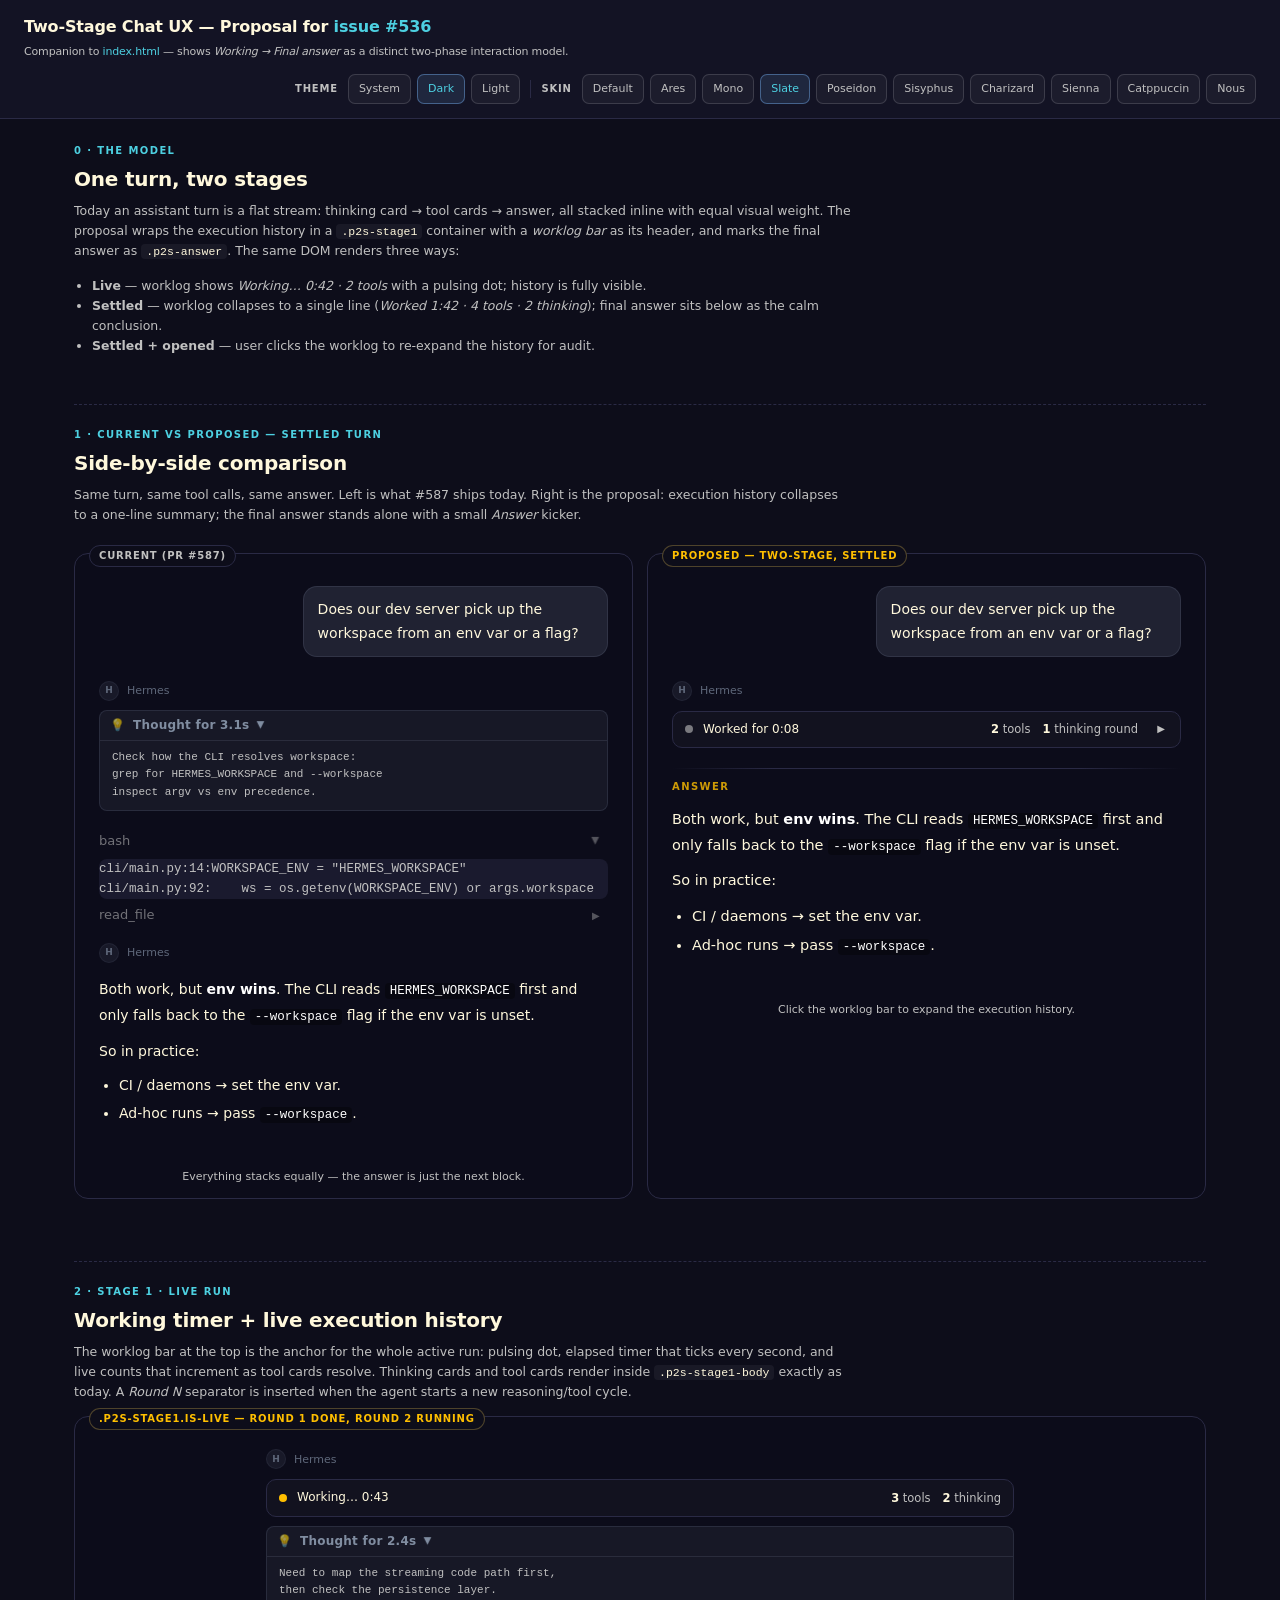
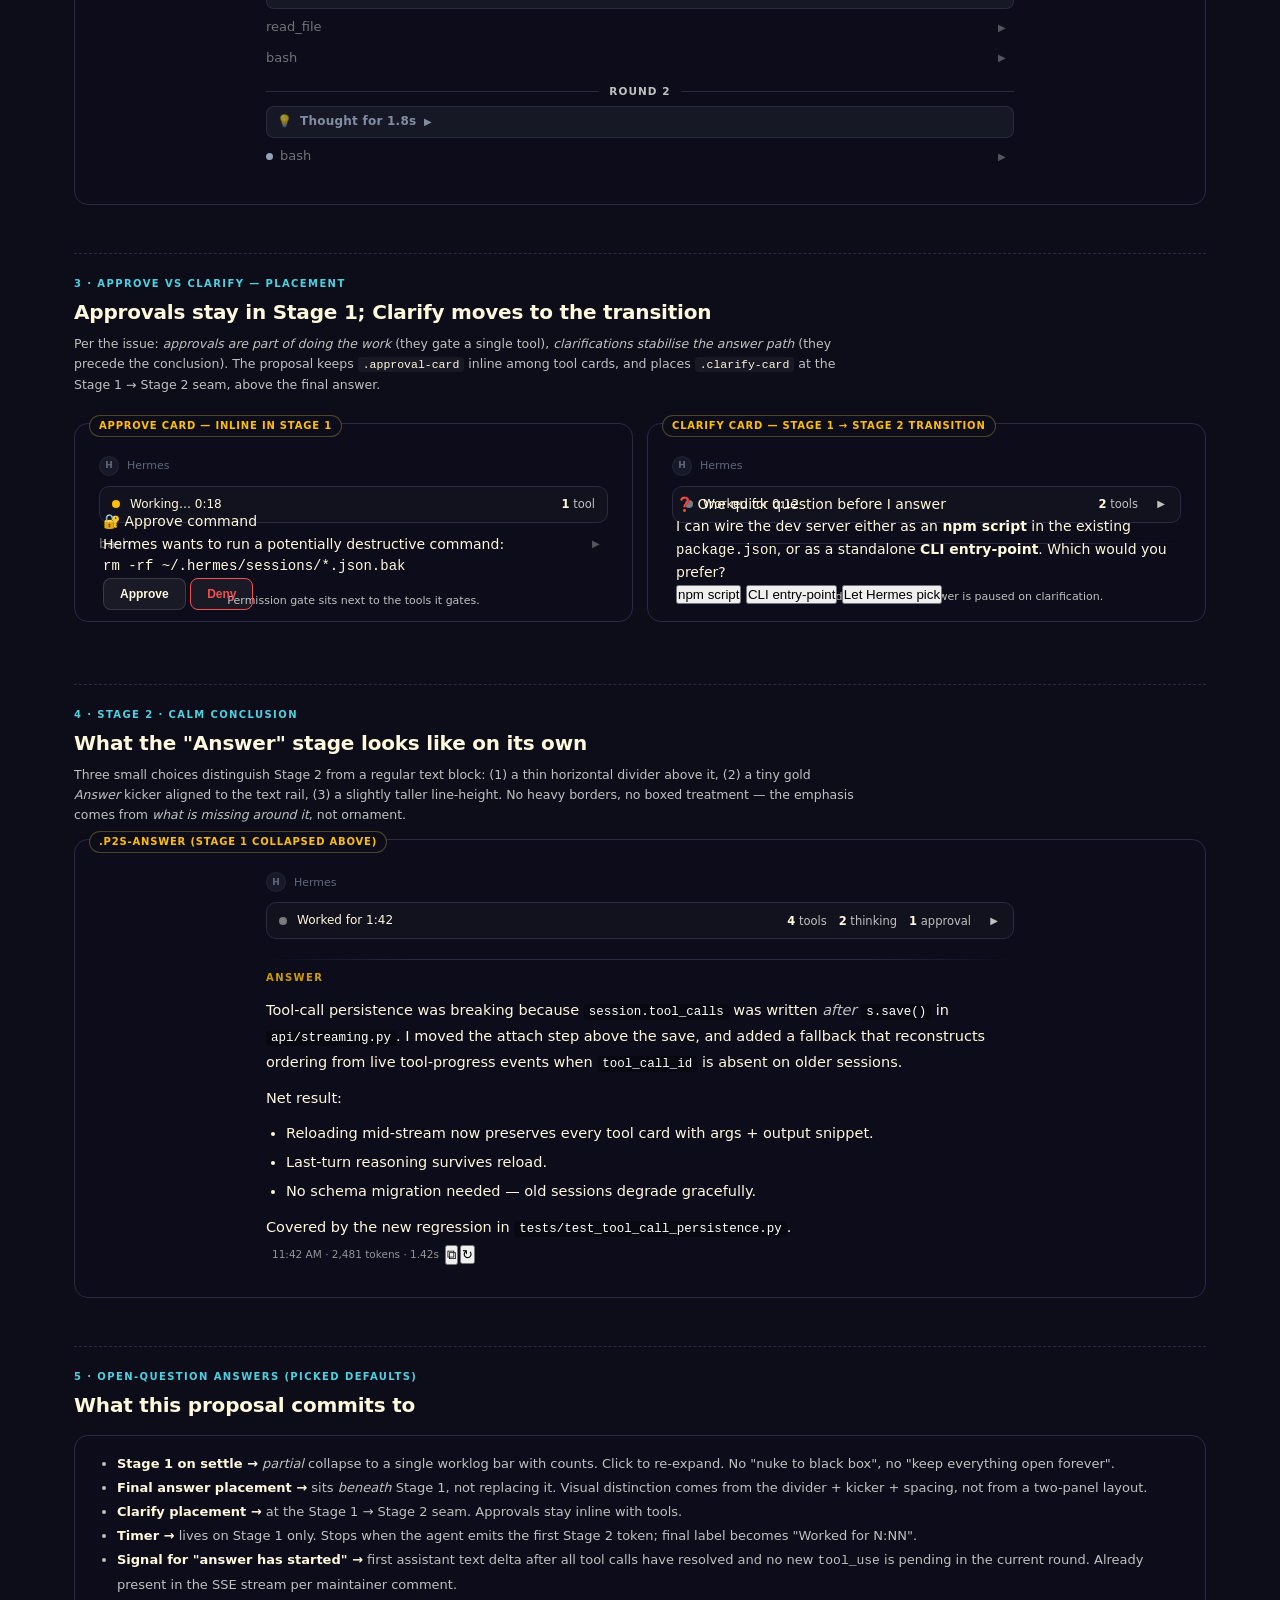
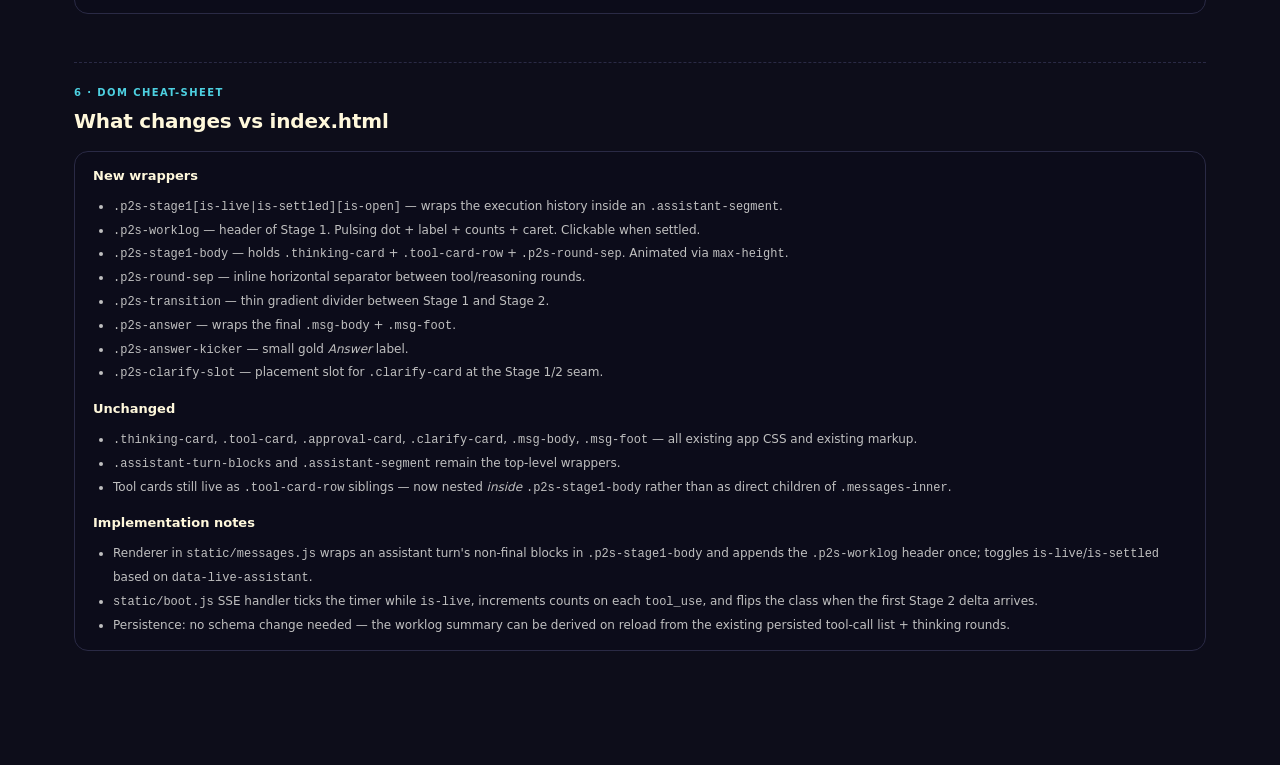
<file: docs/ui-ux/two-stage-proposal.html>
<!doctype html>
<html lang="en" class="dark" data-skin="slate">
<head>
  <meta charset="utf-8">
  <title>Hermes WebUI — Two-Stage Chat Proposal (Issue #536)</title>
  <meta name="viewport" content="width=device-width,initial-scale=1">
  <link rel="stylesheet" href="../../static/style.css">
  <style>
    /* ──────────────────────────────────────────────────────────────
       Doc-chrome scaffold (same pattern as index.html) — real app CSS
       is used unchanged inside .messages / .msg-row. New proposed
       elements are prefixed .p2s- so nothing collides with the app.
       ────────────────────────────────────────────────────────────── */
    body{display:block !important;height:auto !important;min-height:100vh;overflow:auto !important;}
    .doc-header{position:sticky;top:0;z-index:50;background:var(--topbar-bg);backdrop-filter:blur(12px);border-bottom:1px solid var(--border);padding:14px 24px;display:flex;flex-wrap:wrap;align-items:center;gap:14px;}
    .doc-title{font-size:16px;font-weight:700;letter-spacing:-.01em;color:var(--text);}
    .doc-title small{display:block;font-size:11px;font-weight:500;color:var(--muted);margin-top:3px;}
    .doc-title a{color:var(--blue);text-decoration:none;}
    .doc-toggles{display:flex;flex-wrap:wrap;gap:6px;margin-left:auto;}
    .doc-toggles button{font:inherit;font-size:11px;padding:5px 10px;border-radius:7px;border:1px solid var(--border2);background:var(--input-bg);color:var(--muted);cursor:pointer;}
    .doc-toggles button.on{background:rgba(124,185,255,.12);border-color:rgba(124,185,255,.4);color:var(--blue);}
    .doc-main{max-width:1180px;margin:0 auto;padding:24px 24px 120px;}
    .doc-section{margin:48px 0 8px;padding-top:22px;border-top:1px dashed var(--border);}
    .doc-section:first-of-type{border-top:none;padding-top:0;margin-top:0;}
    .doc-kicker{font-size:10px;font-weight:700;letter-spacing:.14em;text-transform:uppercase;color:var(--blue);}
    .doc-h{font-size:20px;font-weight:700;color:var(--text);margin:4px 0 6px;letter-spacing:-.01em;}
    .doc-note{font-size:12.5px;color:var(--muted);line-height:1.6;max-width:780px;margin-bottom:14px;}
    .doc-note code{color:var(--text);background:rgba(255,255,255,.05);padding:1px 5px;border-radius:4px;font-size:11.5px;}
    .doc-card{position:relative;background:var(--main-bg);border:1px solid var(--border);border-radius:14px;padding:6px 8px;margin:14px 0;}
    .doc-label{position:absolute;top:-9px;left:14px;font-size:10px;font-weight:700;text-transform:uppercase;letter-spacing:.08em;padding:2px 9px;background:var(--bg);color:var(--muted);border:1px solid var(--border);border-radius:999px;}
    .doc-label.current{color:var(--muted);}
    .doc-label.proposed{color:var(--gold);border-color:rgba(201,168,76,.35);background:var(--bg);}
    .force-show .msg-actions,.force-show .msg-time,.force-show .msg-foot{opacity:1 !important;}
    .messages.doc-messages{overflow:visible;display:block;}
    .messages-inner.doc-inner{padding:14px 16px;}
    .approval-card.doc-visible,.clarify-card.doc-visible{display:block;}
    .doc-grid-2{display:grid;grid-template-columns:repeat(auto-fit,minmax(440px,1fr));gap:14px;}

    /* ──────────────────────────────────────────────────────────────
       Proposed two-stage elements (prefix .p2s-)

       The proposal introduces one container (.p2s-stage1) that wraps
       the execution history (thinking + tool cards) and one visual
       treatment (.p2s-answer) for the final-answer segment. The same
       DOM can be rendered in three modes:

         .p2s-stage1.is-live      →  Working timer + expanded history
         .p2s-stage1.is-settled   →  Collapsed to one-line summary
         .p2s-stage1.is-settled.is-open → expanded on demand

       Everything else (thinking-card, tool-card-row, msg-body) is the
       existing app CSS unchanged.
       ────────────────────────────────────────────────────────────── */

    /* Worklog bar — the header of Stage 1.
       Aligns with every other rail child via --msg-rail / --msg-max. */
    .p2s-worklog{
      display:flex;align-items:center;gap:10px;
      margin:4px 0 6px var(--msg-rail);
      max-width:var(--msg-max);
      padding:8px 12px;
      border:1px solid var(--border);
      border-radius:10px;
      background:rgba(255,255,255,.025);
      font-size:12px;color:var(--muted);
      cursor:pointer;user-select:none;
      transition:border-color .15s,background .15s;
    }
    .p2s-worklog:hover{border-color:var(--border2);background:rgba(255,255,255,.04);}
    .p2s-worklog-dot{
      width:8px;height:8px;border-radius:50%;background:var(--gold);flex-shrink:0;
      box-shadow:0 0 0 0 rgba(201,168,76,.4);
    }
    .p2s-stage1.is-live .p2s-worklog-dot{
      animation:p2sPulse 1.4s ease-in-out infinite;
    }
    .p2s-stage1.is-settled .p2s-worklog-dot{
      background:var(--muted);opacity:.6;
    }
    @keyframes p2sPulse{
      0%,100%{box-shadow:0 0 0 0 rgba(201,168,76,.45);}
      50%{box-shadow:0 0 0 6px rgba(201,168,76,0);}
    }
    .p2s-worklog-label{color:var(--text);font-weight:500;}
    .p2s-worklog-stats{margin-left:auto;display:flex;gap:12px;color:var(--muted);font-size:11.5px;}
    .p2s-worklog-stats b{color:var(--text);font-weight:600;}
    .p2s-worklog-caret{
      display:inline-block;width:14px;height:14px;line-height:14px;text-align:center;
      color:var(--muted);font-size:10px;transition:transform .2s;
      margin-left:6px;
    }
    .p2s-stage1.is-live .p2s-worklog-caret{display:none;}
    .p2s-stage1.is-settled.is-open .p2s-worklog-caret{transform:rotate(90deg);}

    /* Stage 1 body — holds thinking + tool cards + round separators. */
    .p2s-stage1-body{
      overflow:hidden;
      transition:max-height .35s ease,opacity .25s ease;
    }
    .p2s-stage1.is-live .p2s-stage1-body,
    .p2s-stage1.is-settled.is-open .p2s-stage1-body{
      max-height:2000px;opacity:1;
    }
    .p2s-stage1.is-settled:not(.is-open) .p2s-stage1-body{
      max-height:0;opacity:0;pointer-events:none;
    }

    /* Round separator — shown inside Stage 1 between execution rounds. */
    .p2s-round-sep{
      display:flex;align-items:center;gap:10px;
      margin:10px 0 6px var(--msg-rail);
      max-width:var(--msg-max);
      color:var(--muted);
      font-size:10.5px;font-weight:700;letter-spacing:.1em;text-transform:uppercase;
    }
    .p2s-round-sep::before,.p2s-round-sep::after{
      content:"";flex:1;height:1px;background:var(--border);
    }

    /* Stage 1 → Stage 2 transition divider. */
    .p2s-transition{
      margin:14px 0 10px var(--msg-rail);
      max-width:var(--msg-max);
      height:1px;
      background:linear-gradient(
        to right,transparent,var(--border) 20%,var(--border) 80%,transparent
      );
    }

    /* Stage 2 — the final answer wrapper.

       Design intent: nothing loud. A small "Answer" kicker in gold,
       slightly taller line-height, the existing .msg-body styling,
       and a gentle top breathing-space. The user arrives at this
       block and it *feels* like a conclusion, not another tool row.
    */
    .p2s-answer{margin-top:8px;}
    .p2s-answer-kicker{
      margin:0 0 4px var(--msg-rail);
      max-width:var(--msg-max);
      font-size:10px;font-weight:700;letter-spacing:.14em;text-transform:uppercase;
      color:var(--gold);opacity:.8;
    }
    .p2s-answer .msg-body{
      font-size:14.5px;line-height:1.78;
    }

    /* Clarify slot — placed at the transition rather than inline. */
    .p2s-clarify-slot{
      margin:12px 0 4px var(--msg-rail);
      max-width:var(--msg-max);
    }
    .p2s-clarify-slot .clarify-card{margin:0;}

    /* Comparison-grid accents. */
    .doc-compare-caption{
      font-size:11px;color:var(--muted);text-align:center;padding:6px 0;
    }
  </style>
</head>
<body>

<header class="doc-header">
  <div class="doc-title">
    Two-Stage Chat UX — Proposal for <a href="https://github.com/nesquena/hermes-webui/issues/536" target="_blank">issue #536</a>
    <small>Companion to <a href="./index.html">index.html</a> — shows <em>Working → Final answer</em> as a distinct two-phase interaction model.</small>
  </div>
  <div class="doc-toggles">
    <strong style="font-size:10px;color:var(--muted);letter-spacing:.08em;text-transform:uppercase;align-self:center;margin-right:4px;">Theme</strong>
    <button data-mode-btn="system">System</button>
    <button data-mode-btn="dark" class="on">Dark</button>
    <button data-mode-btn="light">Light</button>
    <span style="width:1px;height:18px;background:var(--border);margin:0 4px;align-self:center;"></span>
    <strong style="font-size:10px;color:var(--muted);letter-spacing:.08em;text-transform:uppercase;align-self:center;margin-right:4px;">Skin</strong>
    <button data-skin-btn="default">Default</button>
    <button data-skin-btn="ares">Ares</button>
    <button data-skin-btn="mono">Mono</button>
    <button data-skin-btn="slate" class="on">Slate</button>
    <button data-skin-btn="poseidon">Poseidon</button>
    <button data-skin-btn="sisyphus">Sisyphus</button>
    <button data-skin-btn="charizard">Charizard</button>
    <button data-skin-btn="sienna">Sienna</button>
    <button data-skin-btn="catppuccin">Catppuccin</button>
    <button data-skin-btn="nous">Nous</button>
  </div>
</header>

<main class="doc-main">

<!-- ============================================================= -->
<section class="doc-section">
  <div class="doc-kicker">0 · The model</div>
  <h2 class="doc-h">One turn, two stages</h2>
  <p class="doc-note">
    Today an assistant turn is a flat stream: thinking card → tool cards → answer, all stacked
    inline with equal visual weight. The proposal wraps the execution history in a
    <code>.p2s-stage1</code> container with a <em>worklog bar</em> as its header, and marks the
    final answer as <code>.p2s-answer</code>. The same DOM renders three ways:
  </p>
  <ul class="doc-note" style="padding-left:18px;list-style:disc;">
    <li><b>Live</b> — worklog shows <em>Working… 0:42 · 2 tools</em> with a pulsing dot; history is fully visible.</li>
    <li><b>Settled</b> — worklog collapses to a single line (<em>Worked 1:42 · 4 tools · 2 thinking</em>); final answer sits below as the calm conclusion.</li>
    <li><b>Settled + opened</b> — user clicks the worklog to re-expand the history for audit.</li>
  </ul>
</section>

<!-- ============================================================= -->
<section class="doc-section">
  <div class="doc-kicker">1 · Current vs proposed — settled turn</div>
  <h2 class="doc-h">Side-by-side comparison</h2>
  <p class="doc-note">
    Same turn, same tool calls, same answer. Left is what #587 ships today. Right is the
    proposal: execution history collapses to a one-line summary; the final answer stands alone
    with a small <em>Answer</em> kicker.
  </p>

  <div class="doc-grid-2">

    <!-- CURRENT ──────────────────────────────────────────────── -->
    <div class="doc-card"><span class="doc-label current">Current (PR #587)</span>
      <div class="messages doc-messages"><div class="messages-inner doc-inner">
        <div class="msg-row" data-role="user">
          <div class="msg-body"><p>Does our dev server pick up the workspace from an env var or a flag?</p></div>
        </div>
        <div class="msg-row assistant-turn" data-role="assistant">
          <div class="msg-role assistant"><span class="role-icon assistant">H</span><span>Hermes</span></div>
          <div class="assistant-turn-blocks"><div class="assistant-segment">
            <div class="thinking-card open">
              <div class="thinking-card-header">
                <span class="thinking-card-icon">💡</span>
                <span class="thinking-card-label">Thought for 3.1s</span>
                <span class="thinking-card-toggle">▶</span>
              </div>
              <div class="thinking-card-body"><pre>Check how the CLI resolves workspace:
grep for HERMES_WORKSPACE and --workspace
inspect argv vs env precedence.</pre></div>
            </div>
          </div></div>
        </div>
        <div class="tool-card-row">
          <div class="tool-card open">
            <div class="tool-card-header">
              <span class="tool-card-icon">⚡</span>
              <span class="tool-card-name">bash</span>
              <span class="tool-card-preview">grep -rn "HERMES_WORKSPACE" . · exit 0</span>
              <span class="tool-card-toggle">▶</span>
            </div>
            <div class="tool-card-detail">
              <div class="tool-card-result"><pre>cli/main.py:14:WORKSPACE_ENV = "HERMES_WORKSPACE"
cli/main.py:92:    ws = os.getenv(WORKSPACE_ENV) or args.workspace</pre></div>
            </div>
          </div>
        </div>
        <div class="tool-card-row">
          <div class="tool-card">
            <div class="tool-card-header">
              <span class="tool-card-icon">📄</span>
              <span class="tool-card-name">read_file</span>
              <span class="tool-card-preview">cli/main.py · 148 lines</span>
              <span class="tool-card-toggle">▶</span>
            </div>
          </div>
        </div>
        <div class="msg-row assistant-turn" data-role="assistant">
          <div class="msg-role assistant"><span class="role-icon assistant">H</span><span>Hermes</span></div>
          <div class="assistant-turn-blocks"><div class="assistant-segment">
            <div class="msg-body">
              <p>Both work, but <strong>env wins</strong>. The CLI reads
              <code>HERMES_WORKSPACE</code> first and only falls back to the
              <code>--workspace</code> flag if the env var is unset.</p>
              <p>So in practice:</p>
              <ul>
                <li>CI / daemons → set the env var.</li>
                <li>Ad-hoc runs → pass <code>--workspace</code>.</li>
              </ul>
            </div>
          </div></div>
        </div>
      </div></div>
      <div class="doc-compare-caption">Everything stacks equally — the answer is just the next block.</div>
    </div>

    <!-- PROPOSED ─────────────────────────────────────────────── -->
    <div class="doc-card"><span class="doc-label proposed">Proposed — two-stage, settled</span>
      <div class="messages doc-messages"><div class="messages-inner doc-inner">
        <div class="msg-row" data-role="user">
          <div class="msg-body"><p>Does our dev server pick up the workspace from an env var or a flag?</p></div>
        </div>
        <div class="msg-row assistant-turn" data-role="assistant">
          <div class="msg-role assistant"><span class="role-icon assistant">H</span><span>Hermes</span></div>
          <div class="assistant-turn-blocks"><div class="assistant-segment">

            <!-- Stage 1 — settled, collapsed to summary (click to expand) -->
            <div class="p2s-stage1 is-settled" data-p2s-toggle>
              <div class="p2s-worklog">
                <span class="p2s-worklog-dot"></span>
                <span class="p2s-worklog-label">Worked for 0:08</span>
                <span class="p2s-worklog-stats">
                  <span><b>2</b> tools</span>
                  <span><b>1</b> thinking round</span>
                </span>
                <span class="p2s-worklog-caret">▶</span>
              </div>
              <div class="p2s-stage1-body">
                <div class="thinking-card open">
                  <div class="thinking-card-header">
                    <span class="thinking-card-icon">💡</span>
                    <span class="thinking-card-label">Thought for 3.1s</span>
                    <span class="thinking-card-toggle">▶</span>
                  </div>
                  <div class="thinking-card-body"><pre>Check how the CLI resolves workspace:
grep for HERMES_WORKSPACE and --workspace
inspect argv vs env precedence.</pre></div>
                </div>
                <div class="tool-card-row">
                  <div class="tool-card">
                    <div class="tool-card-header">
                      <span class="tool-card-icon">⚡</span>
                      <span class="tool-card-name">bash</span>
                      <span class="tool-card-preview">grep -rn "HERMES_WORKSPACE" . · exit 0</span>
                      <span class="tool-card-toggle">▶</span>
                    </div>
                  </div>
                </div>
                <div class="tool-card-row">
                  <div class="tool-card">
                    <div class="tool-card-header">
                      <span class="tool-card-icon">📄</span>
                      <span class="tool-card-name">read_file</span>
                      <span class="tool-card-preview">cli/main.py · 148 lines</span>
                      <span class="tool-card-toggle">▶</span>
                    </div>
                  </div>
                </div>
              </div>
            </div>

            <!-- Stage 2 — the final answer -->
            <div class="p2s-transition"></div>
            <div class="p2s-answer">
              <div class="p2s-answer-kicker">Answer</div>
              <div class="msg-body">
                <p>Both work, but <strong>env wins</strong>. The CLI reads
                <code>HERMES_WORKSPACE</code> first and only falls back to the
                <code>--workspace</code> flag if the env var is unset.</p>
                <p>So in practice:</p>
                <ul>
                  <li>CI / daemons → set the env var.</li>
                  <li>Ad-hoc runs → pass <code>--workspace</code>.</li>
                </ul>
              </div>
            </div>

          </div></div>
        </div>
      </div></div>
      <div class="doc-compare-caption">Click the worklog bar to expand the execution history.</div>
    </div>
  </div>
</section>

<!-- ============================================================= -->
<section class="doc-section">
  <div class="doc-kicker">2 · Stage 1 · Live run</div>
  <h2 class="doc-h">Working timer + live execution history</h2>
  <p class="doc-note">
    The worklog bar at the top is the anchor for the whole active run: pulsing dot, elapsed
    timer that ticks every second, and live counts that increment as tool cards resolve.
    Thinking cards and tool cards render inside <code>.p2s-stage1-body</code> exactly as today.
    A <em>Round N</em> separator is inserted when the agent starts a new reasoning/tool cycle.
  </p>

  <div class="doc-card"><span class="doc-label proposed">.p2s-stage1.is-live — Round 1 done, Round 2 running</span>
    <div class="messages doc-messages"><div class="messages-inner doc-inner">
      <div class="msg-row assistant-turn" data-role="assistant">
        <div class="msg-role assistant"><span class="role-icon assistant">H</span><span>Hermes</span></div>
        <div class="assistant-turn-blocks"><div class="assistant-segment" data-live-assistant="1">

          <div class="p2s-stage1 is-live">
            <div class="p2s-worklog">
              <span class="p2s-worklog-dot"></span>
              <span class="p2s-worklog-label">Working… <span id="p2sTimer">0:42</span></span>
              <span class="p2s-worklog-stats">
                <span><b>3</b> tools</span>
                <span><b>2</b> thinking</span>
              </span>
            </div>
            <div class="p2s-stage1-body">

              <div class="thinking-card open">
                <div class="thinking-card-header">
                  <span class="thinking-card-icon">💡</span>
                  <span class="thinking-card-label">Thought for 2.4s</span>
                  <span class="thinking-card-toggle">▶</span>
                </div>
                <div class="thinking-card-body"><pre>Need to map the streaming code path first,
then check the persistence layer.</pre></div>
              </div>

              <div class="tool-card-row">
                <div class="tool-card">
                  <div class="tool-card-header">
                    <span class="tool-card-icon">📄</span>
                    <span class="tool-card-name">read_file</span>
                    <span class="tool-card-preview">api/streaming.py · 612 lines</span>
                    <span class="tool-card-toggle">▶</span>
                  </div>
                </div>
              </div>

              <div class="tool-card-row">
                <div class="tool-card">
                  <div class="tool-card-header">
                    <span class="tool-card-icon">⚡</span>
                    <span class="tool-card-name">bash</span>
                    <span class="tool-card-preview">grep -rn "tool_call_id" api/ · exit 0 · 88ms</span>
                    <span class="tool-card-toggle">▶</span>
                  </div>
                </div>
              </div>

              <div class="p2s-round-sep">Round 2</div>

              <div class="thinking-card">
                <div class="thinking-card-header">
                  <span class="thinking-card-icon">💡</span>
                  <span class="thinking-card-label">Thought for 1.8s</span>
                  <span class="thinking-card-toggle">▶</span>
                </div>
                <div class="thinking-card-body"><pre>Streaming looks fine — drill into how
tool_calls get attached before save.</pre></div>
              </div>

              <div class="tool-card-row">
                <div class="tool-card tool-card-running">
                  <div class="tool-card-header">
                    <span class="tool-card-running-dot"></span>
                    <span class="tool-card-icon">⚡</span>
                    <span class="tool-card-name">bash</span>
                    <span class="tool-card-preview">pytest tests/test_tool_call_persistence.py -q</span>
                    <span class="tool-card-toggle">▶</span>
                  </div>
                </div>
              </div>

            </div>
          </div>

        </div></div>
      </div>
    </div></div>
  </div>
</section>

<!-- ============================================================= -->
<section class="doc-section">
  <div class="doc-kicker">3 · Approve vs Clarify — placement</div>
  <h2 class="doc-h">Approvals stay in Stage 1; Clarify moves to the transition</h2>
  <p class="doc-note">
    Per the issue: <em>approvals are part of doing the work</em> (they gate a single tool),
    <em>clarifications stabilise the answer path</em> (they precede the conclusion). The
    proposal keeps <code>.approval-card</code> inline among tool cards, and places
    <code>.clarify-card</code> at the Stage 1 → Stage 2 seam, above the final answer.
  </p>

  <div class="doc-grid-2">

    <!-- Approve inline in Stage 1 -->
    <div class="doc-card"><span class="doc-label proposed">Approve card — inline in Stage 1</span>
      <div class="messages doc-messages"><div class="messages-inner doc-inner">
        <div class="msg-row assistant-turn" data-role="assistant">
          <div class="msg-role assistant"><span class="role-icon assistant">H</span><span>Hermes</span></div>
          <div class="assistant-turn-blocks"><div class="assistant-segment" data-live-assistant="1">

            <div class="p2s-stage1 is-live">
              <div class="p2s-worklog">
                <span class="p2s-worklog-dot"></span>
                <span class="p2s-worklog-label">Working… 0:18</span>
                <span class="p2s-worklog-stats"><span><b>1</b> tool</span></span>
              </div>
              <div class="p2s-stage1-body">
                <div class="tool-card-row">
                  <div class="tool-card">
                    <div class="tool-card-header">
                      <span class="tool-card-icon">⚡</span>
                      <span class="tool-card-name">bash</span>
                      <span class="tool-card-preview">ls -la ~/.hermes/sessions · exit 0</span>
                      <span class="tool-card-toggle">▶</span>
                    </div>
                  </div>
                </div>
                <div class="approval-card doc-visible">
                  <div class="approval-card-header">
                    <span class="approval-card-icon">🔐</span>
                    <span class="approval-card-title">Approve command</span>
                  </div>
                  <div class="approval-card-body">
                    <p class="approval-card-desc">Hermes wants to run a potentially destructive command:</p>
                    <pre class="approval-card-cmd">rm -rf ~/.hermes/sessions/*.json.bak</pre>
                  </div>
                  <div class="approval-card-actions">
                    <button class="approval-btn approve">Approve</button>
                    <button class="approval-btn deny">Deny</button>
                  </div>
                </div>
              </div>
            </div>

          </div></div>
        </div>
      </div></div>
      <div class="doc-compare-caption">Permission gate sits next to the tools it gates.</div>
    </div>

    <!-- Clarify at transition -->
    <div class="doc-card"><span class="doc-label proposed">Clarify card — Stage 1 → Stage 2 transition</span>
      <div class="messages doc-messages"><div class="messages-inner doc-inner">
        <div class="msg-row assistant-turn" data-role="assistant">
          <div class="msg-role assistant"><span class="role-icon assistant">H</span><span>Hermes</span></div>
          <div class="assistant-turn-blocks"><div class="assistant-segment">

            <div class="p2s-stage1 is-settled" data-p2s-toggle>
              <div class="p2s-worklog">
                <span class="p2s-worklog-dot"></span>
                <span class="p2s-worklog-label">Worked for 0:12</span>
                <span class="p2s-worklog-stats"><span><b>2</b> tools</span></span>
                <span class="p2s-worklog-caret">▶</span>
              </div>
              <div class="p2s-stage1-body">
                <div class="tool-card-row">
                  <div class="tool-card">
                    <div class="tool-card-header">
                      <span class="tool-card-icon">📄</span>
                      <span class="tool-card-name">read_file</span>
                      <span class="tool-card-preview">package.json · 48 lines</span>
                      <span class="tool-card-toggle">▶</span>
                    </div>
                  </div>
                </div>
                <div class="tool-card-row">
                  <div class="tool-card">
                    <div class="tool-card-header">
                      <span class="tool-card-icon">⚡</span>
                      <span class="tool-card-name">bash</span>
                      <span class="tool-card-preview">ls src/ · exit 0</span>
                      <span class="tool-card-toggle">▶</span>
                    </div>
                  </div>
                </div>
              </div>
            </div>

            <div class="p2s-transition"></div>
            <div class="p2s-clarify-slot">
              <div class="clarify-card doc-visible">
                <div class="clarify-card-header">
                  <span class="clarify-card-icon">❓</span>
                  <span class="clarify-card-title">One quick question before I answer</span>
                </div>
                <div class="clarify-card-body">
                  <p>I can wire the dev server either as an <strong>npm script</strong> in the
                  existing <code>package.json</code>, or as a standalone <strong>CLI
                  entry-point</strong>. Which would you prefer?</p>
                </div>
                <div class="clarify-card-actions">
                  <button class="clarify-opt">npm script</button>
                  <button class="clarify-opt">CLI entry-point</button>
                  <button class="clarify-opt">Let Hermes pick</button>
                </div>
              </div>
            </div>

          </div></div>
        </div>
      </div></div>
      <div class="doc-compare-caption">Stage 1 is already settled; the answer is paused on clarification.</div>
    </div>
  </div>
</section>

<!-- ============================================================= -->
<section class="doc-section">
  <div class="doc-kicker">4 · Stage 2 · Calm conclusion</div>
  <h2 class="doc-h">What the "Answer" stage looks like on its own</h2>
  <p class="doc-note">
    Three small choices distinguish Stage 2 from a regular text block:
    (1) a thin horizontal divider above it, (2) a tiny gold <em>Answer</em> kicker aligned to
    the text rail, (3) a slightly taller line-height. No heavy borders, no boxed treatment —
    the emphasis comes from <em>what is missing around it</em>, not ornament.
  </p>

  <div class="doc-card"><span class="doc-label proposed">.p2s-answer (Stage 1 collapsed above)</span>
    <div class="messages doc-messages"><div class="messages-inner doc-inner">
      <div class="msg-row assistant-turn" data-role="assistant">
        <div class="msg-role assistant"><span class="role-icon assistant">H</span><span>Hermes</span></div>
        <div class="assistant-turn-blocks"><div class="assistant-segment">

          <div class="p2s-stage1 is-settled" data-p2s-toggle>
            <div class="p2s-worklog">
              <span class="p2s-worklog-dot"></span>
              <span class="p2s-worklog-label">Worked for 1:42</span>
              <span class="p2s-worklog-stats">
                <span><b>4</b> tools</span>
                <span><b>2</b> thinking</span>
                <span><b>1</b> approval</span>
              </span>
              <span class="p2s-worklog-caret">▶</span>
            </div>
            <div class="p2s-stage1-body">
              <div class="thinking-card"><div class="thinking-card-header"><span class="thinking-card-icon">💡</span><span class="thinking-card-label">Thought for 2.4s</span><span class="thinking-card-toggle">▶</span></div></div>
              <div class="tool-card-row"><div class="tool-card"><div class="tool-card-header"><span class="tool-card-icon">📄</span><span class="tool-card-name">read_file</span><span class="tool-card-preview">api/streaming.py</span><span class="tool-card-toggle">▶</span></div></div></div>
              <div class="tool-card-row"><div class="tool-card"><div class="tool-card-header"><span class="tool-card-icon">⚡</span><span class="tool-card-name">bash</span><span class="tool-card-preview">grep -rn "tool_call_id" api/</span><span class="tool-card-toggle">▶</span></div></div></div>
              <div class="p2s-round-sep">Round 2</div>
              <div class="thinking-card"><div class="thinking-card-header"><span class="thinking-card-icon">💡</span><span class="thinking-card-label">Thought for 1.8s</span><span class="thinking-card-toggle">▶</span></div></div>
              <div class="tool-card-row"><div class="tool-card"><div class="tool-card-header"><span class="tool-card-icon">⚡</span><span class="tool-card-name">bash</span><span class="tool-card-preview">pytest -q · exit 0 · 2.4s</span><span class="tool-card-toggle">▶</span></div></div></div>
              <div class="tool-card-row"><div class="tool-card"><div class="tool-card-header"><span class="tool-card-icon">✍️</span><span class="tool-card-name">edit_file</span><span class="tool-card-preview">api/streaming.py · +12 −3</span><span class="tool-card-toggle">▶</span></div></div></div>
            </div>
          </div>

          <div class="p2s-transition"></div>
          <div class="p2s-answer">
            <div class="p2s-answer-kicker">Answer</div>
            <div class="msg-body">
              <p>Tool-call persistence was breaking because <code>session.tool_calls</code> was
              written <em>after</em> <code>s.save()</code> in <code>api/streaming.py</code>.
              I moved the attach step above the save, and added a fallback that reconstructs
              ordering from live tool-progress events when <code>tool_call_id</code> is absent
              on older sessions.</p>
              <p>Net result:</p>
              <ul>
                <li>Reloading mid-stream now preserves every tool card with args + output snippet.</li>
                <li>Last-turn reasoning survives reload.</li>
                <li>No schema migration needed — old sessions degrade gracefully.</li>
              </ul>
              <p>Covered by the new regression in <code>tests/test_tool_call_persistence.py</code>.</p>
            </div>
            <div class="msg-foot" style="opacity:1;padding-left:var(--msg-rail);">
              <span class="msg-time">11:42 AM · 2,481 tokens · 1.42s</span>
              <span class="msg-actions">
                <button class="msg-act" title="Copy">⧉</button>
                <button class="msg-act" title="Regenerate">↻</button>
              </span>
            </div>
          </div>

        </div></div>
      </div>
    </div></div>
  </div>
</section>

<!-- ============================================================= -->
<section class="doc-section">
  <div class="doc-kicker">5 · Open-question answers (picked defaults)</div>
  <h2 class="doc-h">What this proposal commits to</h2>
  <div class="doc-card" style="padding:16px 20px;">
    <ul style="color:var(--muted);font-size:13px;line-height:1.85;list-style:disc;padding-left:22px;margin:0;">
      <li><b style="color:var(--text);">Stage 1 on settle →</b> <em>partial</em> collapse to a
        single worklog bar with counts. Click to re-expand. No "nuke to black box", no "keep
        everything open forever".</li>
      <li><b style="color:var(--text);">Final answer placement →</b> sits <em>beneath</em> Stage 1,
        not replacing it. Visual distinction comes from the divider + kicker + spacing, not from
        a two-panel layout.</li>
      <li><b style="color:var(--text);">Clarify placement →</b> at the Stage 1 → Stage 2 seam.
        Approvals stay inline with tools.</li>
      <li><b style="color:var(--text);">Timer →</b> lives on Stage 1 only. Stops when the agent
        emits the first Stage 2 token; final label becomes "Worked for N:NN".</li>
      <li><b style="color:var(--text);">Signal for "answer has started" →</b> first assistant
        text delta after all tool calls have resolved and no new <code>tool_use</code> is pending
        in the current round. Already present in the SSE stream per maintainer comment.</li>
    </ul>
  </div>
</section>

<!-- ============================================================= -->
<section class="doc-section">
  <div class="doc-kicker">6 · DOM cheat-sheet</div>
  <h2 class="doc-h">What changes vs index.html</h2>
  <div class="doc-card" style="padding:14px 18px;">
    <h3 style="font-size:13px;color:var(--text);margin:0 0 8px;">New wrappers</h3>
    <ul style="color:var(--muted);font-size:12px;line-height:1.9;list-style:disc;padding-left:20px;">
      <li><code>.p2s-stage1[is-live|is-settled][is-open]</code> — wraps the execution history inside an <code>.assistant-segment</code>.</li>
      <li><code>.p2s-worklog</code> — header of Stage 1. Pulsing dot + label + counts + caret. Clickable when settled.</li>
      <li><code>.p2s-stage1-body</code> — holds <code>.thinking-card</code> + <code>.tool-card-row</code> + <code>.p2s-round-sep</code>. Animated via <code>max-height</code>.</li>
      <li><code>.p2s-round-sep</code> — inline horizontal separator between tool/reasoning rounds.</li>
      <li><code>.p2s-transition</code> — thin gradient divider between Stage 1 and Stage 2.</li>
      <li><code>.p2s-answer</code> — wraps the final <code>.msg-body</code> + <code>.msg-foot</code>.</li>
      <li><code>.p2s-answer-kicker</code> — small gold <em>Answer</em> label.</li>
      <li><code>.p2s-clarify-slot</code> — placement slot for <code>.clarify-card</code> at the Stage 1/2 seam.</li>
    </ul>
    <h3 style="font-size:13px;color:var(--text);margin:14px 0 8px;">Unchanged</h3>
    <ul style="color:var(--muted);font-size:12px;line-height:1.9;list-style:disc;padding-left:20px;">
      <li><code>.thinking-card</code>, <code>.tool-card</code>, <code>.approval-card</code>, <code>.clarify-card</code>, <code>.msg-body</code>, <code>.msg-foot</code> — all existing app CSS and existing markup.</li>
      <li><code>.assistant-turn-blocks</code> and <code>.assistant-segment</code> remain the top-level wrappers.</li>
      <li>Tool cards still live as <code>.tool-card-row</code> siblings — now nested <em>inside</em> <code>.p2s-stage1-body</code> rather than as direct children of <code>.messages-inner</code>.</li>
    </ul>
    <h3 style="font-size:13px;color:var(--text);margin:14px 0 8px;">Implementation notes</h3>
    <ul style="color:var(--muted);font-size:12px;line-height:1.9;list-style:disc;padding-left:20px;">
      <li>Renderer in <code>static/messages.js</code> wraps an assistant turn's non-final blocks in <code>.p2s-stage1-body</code> and appends the <code>.p2s-worklog</code> header once; toggles <code>is-live</code>/<code>is-settled</code> based on <code>data-live-assistant</code>.</li>
      <li><code>static/boot.js</code> SSE handler ticks the timer while <code>is-live</code>, increments counts on each <code>tool_use</code>, and flips the class when the first Stage 2 delta arrives.</li>
      <li>Persistence: no schema change needed — the worklog summary can be derived on reload from the existing persisted tool-call list + thinking rounds.</li>
    </ul>
  </div>
</section>

</main>

<script>
  // Appearance picker (matches the real app contract: theme class + skin data attribute)
  let docTheme = 'dark';
  let docSkin = 'slate';
  const docThemeMq = window.matchMedia('(prefers-color-scheme: dark)');
  function applyDocAppearance() {
    const resolvedTheme = docTheme === 'system' ? (docThemeMq.matches ? 'dark' : 'light') : docTheme;
    document.documentElement.classList.toggle('dark', resolvedTheme === 'dark');
    if (docSkin === 'default') document.documentElement.removeAttribute('data-skin');
    else document.documentElement.dataset.skin = docSkin;
  }
  document.querySelectorAll('[data-mode-btn]').forEach(btn => {
    btn.addEventListener('click', () => {
      docTheme = btn.dataset.modeBtn;
      applyDocAppearance();
      document.querySelectorAll('[data-mode-btn]').forEach(b => b.classList.toggle('on', b === btn));
    });
  });
  document.querySelectorAll('[data-skin-btn]').forEach(btn => {
    btn.addEventListener('click', () => {
      docSkin = btn.dataset.skinBtn;
      applyDocAppearance();
      document.querySelectorAll('[data-skin-btn]').forEach(b => b.classList.toggle('on', b === btn));
    });
  });
  if (docThemeMq.addEventListener) {
    docThemeMq.addEventListener('change', () => { if (docTheme === 'system') applyDocAppearance(); });
  }

  // Existing thinking/tool cards click-to-toggle.
  document.querySelectorAll('.thinking-card-header, .tool-card-header').forEach(h => {
    h.addEventListener('click', (e) => {
      e.stopPropagation();
      h.parentElement.classList.toggle('open');
    });
  });

  // Click the worklog bar on a settled Stage 1 to expand/collapse the history.
  document.querySelectorAll('.p2s-stage1[data-p2s-toggle] .p2s-worklog').forEach(bar => {
    bar.addEventListener('click', () => {
      const stage = bar.closest('.p2s-stage1');
      if (!stage.classList.contains('is-settled')) return;
      stage.classList.toggle('is-open');
    });
  });

  // Live timer demo in section 2 — ticks so the page feels alive.
  (function(){
    const el = document.getElementById('p2sTimer');
    if (!el) return;
    let [m, s] = el.textContent.split(':').map(Number);
    setInterval(() => {
      s = (s + 1) % 60;
      if (s === 0) m += 1;
      el.textContent = m + ':' + String(s).padStart(2,'0');
    }, 1000);
  })();
</script>

</body>
</html>
</file>
